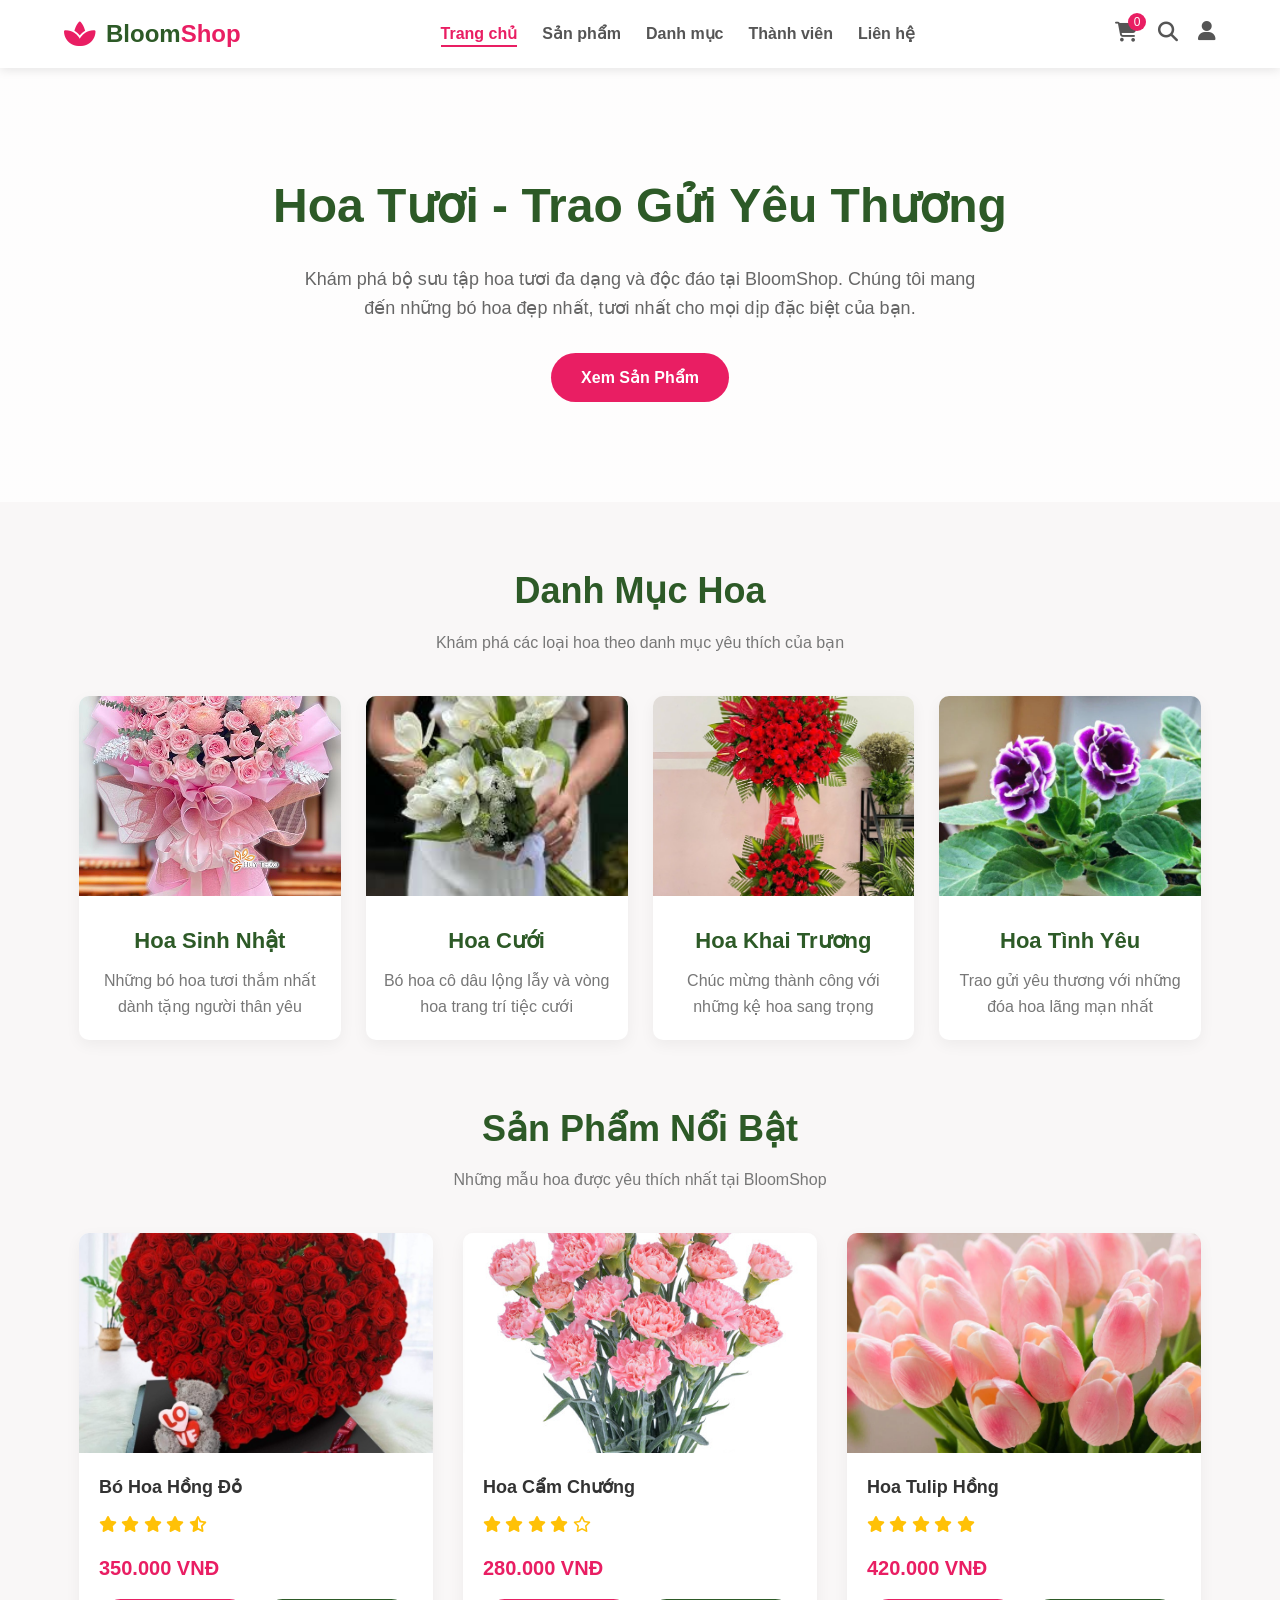
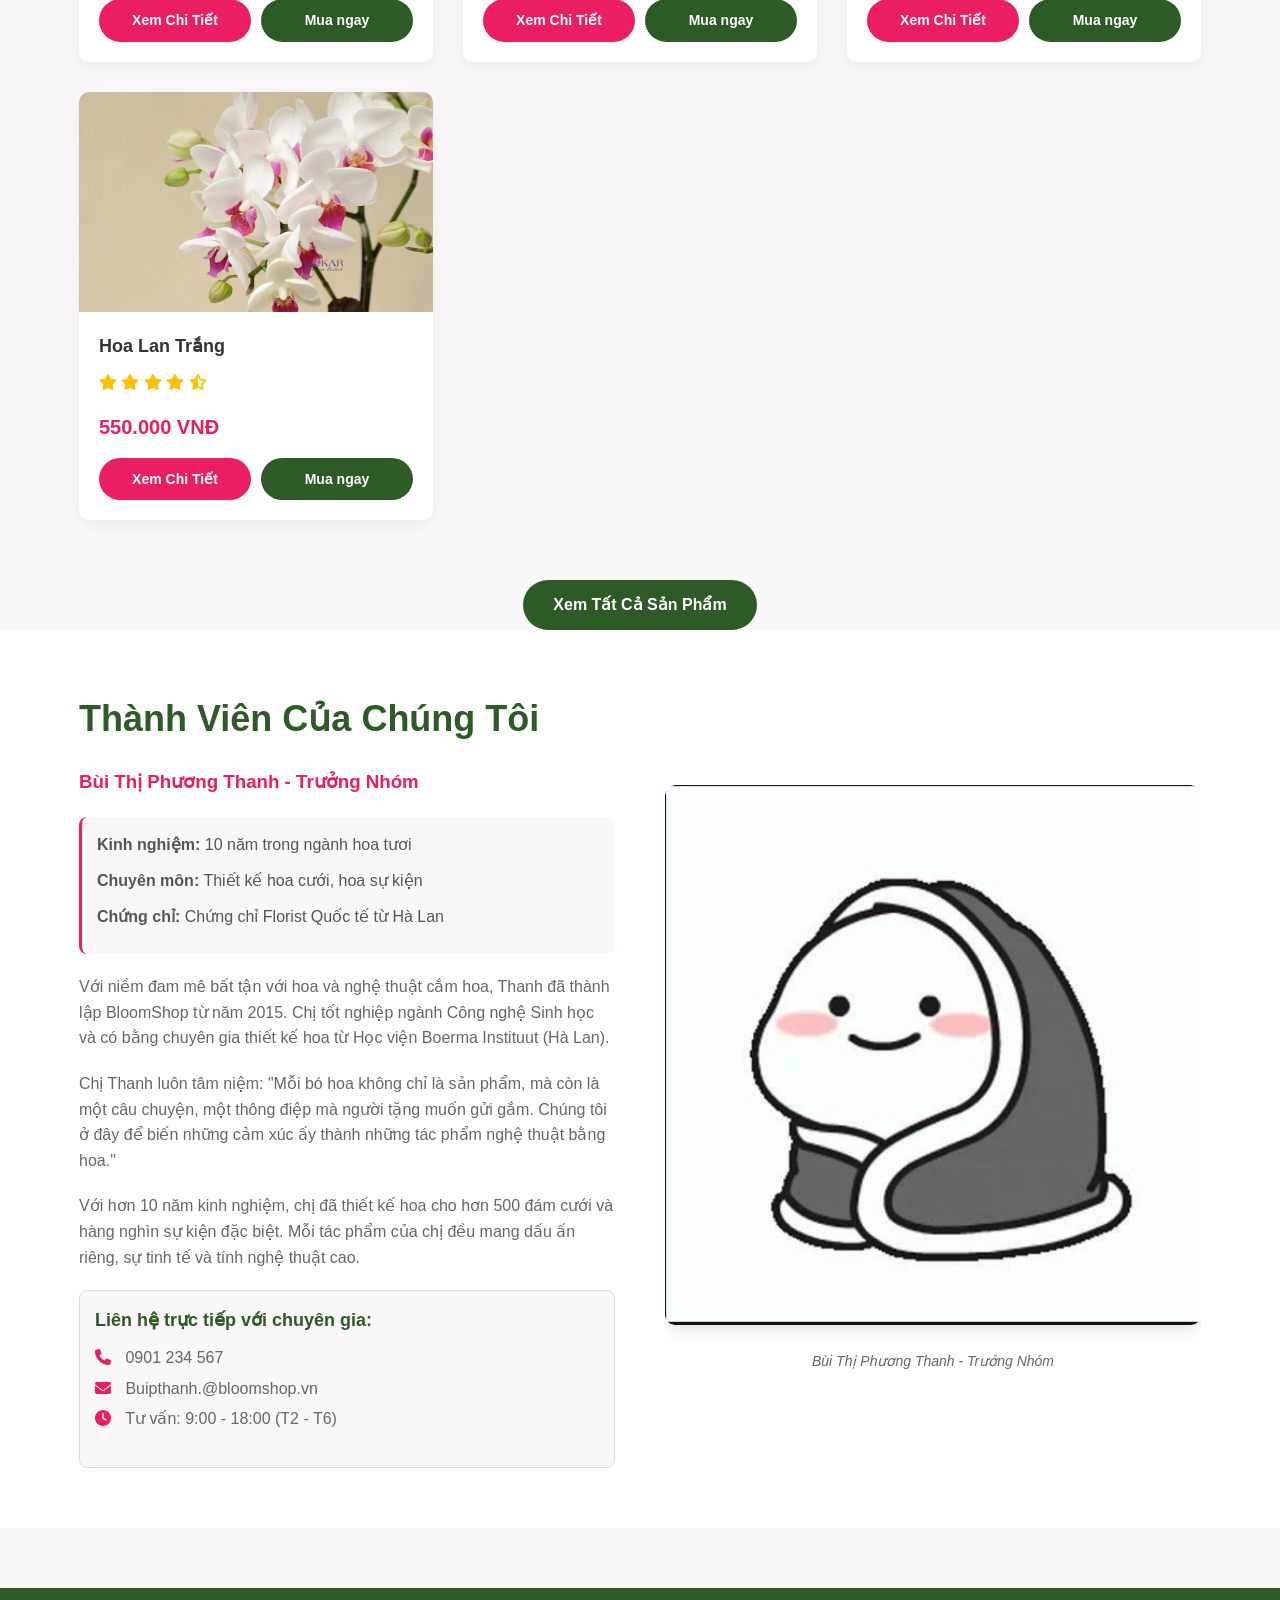
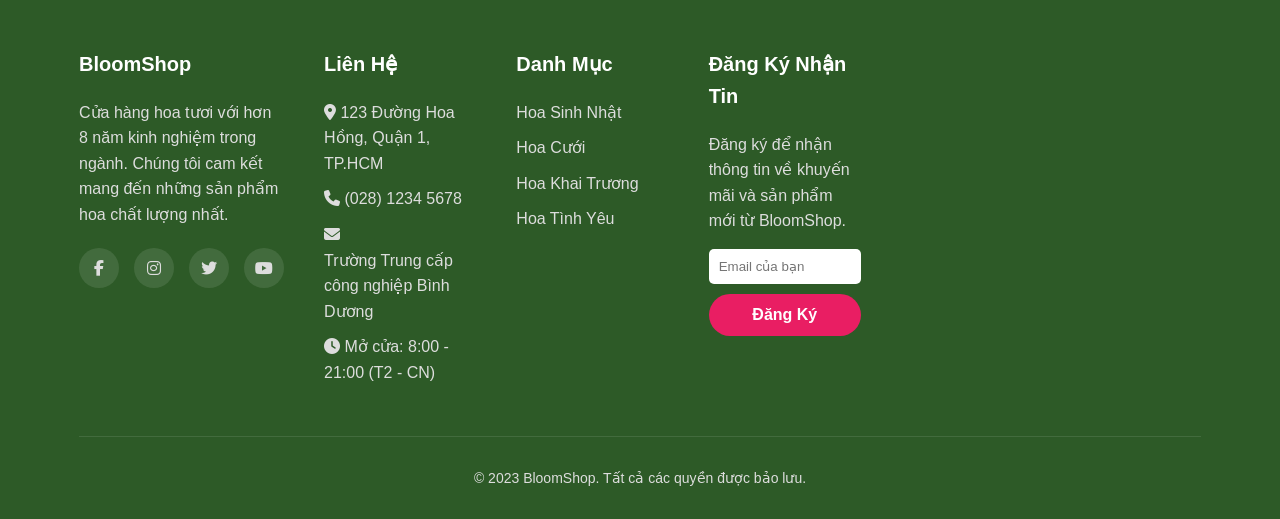
<file: index.html>
<!DOCTYPE html>
<html lang="vi">
<head>
    <meta charset="UTF-8">
    <meta name="viewport" content="width=device-width, initial-scale=1.0">
    <title>BloomShop - Cửa Hàng Hoa Tươi</title>
    <link rel="stylesheet" href="https://cdnjs.cloudflare.com/ajax/libs/font-awesome/6.4.0/css/all.min.css">
    <link rel="stylesheet" href="style.css">
</head>
<body>
    <!-- Header -->
    <header>
        <div class="container header-container">
            <div class="logo">
                <a href="index.html" style="text-decoration: none; color: inherit; display: flex; align-items: center; gap: 10px;">
                    <i class="fas fa-spa"></i>
                    <h1>Bloom<span>Shop</span></h1>
                </a>
            </div>
            
            <nav>
                <ul>
                    <li><a href="index.html" class="active">Trang chủ</a></li>
                    <li><a href="products.html">Sản phẩm</a></li>
                    <li><a href="#categories">Danh mục</a></li>
                    <li><a href="#team-member">Thành viên</a></li>
                    <li><a href="#contact">Liên hệ</a></li>
                </ul>
            </nav>
            
            <div class="header-icons">
                <div class="cart-icon" id="cartIcon">
                    <i class="fas fa-shopping-cart"></i>
                    <span class="cart-count" id="cartCount">0</span>
                </div>
                <!-- Thay icon search bằng liên kết đến trang sản phẩm -->
                <a href="products.html" style="color: inherit; text-decoration: none;">
                    <i class="fas fa-search"></i>
                </a>
                <i class="fas fa-user"></i>
            </div>
        </div>
    </header>

    <!-- Hero Section -->
    <section class="hero" id="home">
        <div class="container">
            <h2>Hoa Tươi - Trao Gửi Yêu Thương</h2>
            <p>Khám phá bộ sưu tập hoa tươi đa dạng và độc đáo tại BloomShop. Chúng tôi mang đến những bó hoa đẹp nhất, tươi nhất cho mọi dịp đặc biệt của bạn.</p>
            <a href="products.html" class="btn">Xem Sản Phẩm</a>
        </div>
    </section>

    <!-- Danh mục sản phẩm -->
    <section class="categories-section" id="categories">
        <div class="container">
            <div class="section-title">
                <h2>Danh Mục Hoa</h2>
                <p>Khám phá các loại hoa theo danh mục yêu thích của bạn</p>
            </div>
            
            <div class="categories">
                <div class="category-card">
                    <img src="img/sn1.jpg" alt="Hoa sinh nhật">
                    <h3>Hoa Sinh Nhật</h3>
                    <p>Những bó hoa tươi thắm nhất dành tặng người thân yêu</p>
                </div>
                
                <div class="category-card">
                    <img src="img/cuoi1.jpg" alt="Hoa cưới">
                    <h3>Hoa Cưới</h3>
                    <p>Bó hoa cô dâu lộng lẫy và vòng hoa trang trí tiệc cưới</p>
                </div>
                
                <div class="category-card">
                    <img src="img/kt1.jpg" alt="Hoa khai trương">
                    <h3>Hoa Khai Trương</h3>
                    <p>Chúc mừng thành công với những kệ hoa sang trọng</p>
                </div>
                
                <div class="category-card">
                    <img src="img/ty1.jpg" alt="Hoa tình yêu">
                    <h3>Hoa Tình Yêu</h3>
                    <p>Trao gửi yêu thương với những đóa hoa lãng mạn nhất</p>
                </div>
            </div>
        </div>
    </section>

    <!-- Sản phẩm nổi bật -->
    <section class="products-section" id="products">
        <div class="container">
            <div class="section-title">
                <h2>Sản Phẩm Nổi Bật</h2>
                <p>Những mẫu hoa được yêu thích nhất tại BloomShop</p>
            </div>
            
            <div class="products">
                <!-- Sản phẩm 1 -->
<div class="product-card">
    <div class="product-img">
        <img src="img/hh1.jpg" alt="Bó hoa hồng đỏ">
    </div>
    <div class="product-info">
        <h3>Bó Hoa Hồng Đỏ</h3>
        <div class="product-rating">
            <i class="fas fa-star"></i>
            <i class="fas fa-star"></i>
            <i class="fas fa-star"></i>
            <i class="fas fa-star"></i>
            <i class="fas fa-star-half-alt"></i>
        </div>
        <p class="product-price">350.000 VNĐ</p>
        <div class="product-buttons">
            <a href="product-detail.html?id=1" class="btn">Xem Chi Tiết</a>
            <button class="btn buy-now-btn" data-id="1" data-name="Bó Hoa Hồng Đỏ" data-price="350000">Mua ngay</button>
        </div>
    </div>
</div>
                
                <!-- Sản phẩm 2 -->
                <div class="product-card">
                    <div class="product-img">
                        <img src="img/cch1.jpg" alt="Hoa cẩm chướng">
                    </div>
                    <div class="product-info">
                        <h3>Hoa Cẩm Chướng</h3>
                        <div class="product-rating">
                            <i class="fas fa-star"></i>
                            <i class="fas fa-star"></i>
                            <i class="fas fa-star"></i>
                            <i class="fas fa-star"></i>
                            <i class="far fa-star"></i>
                        </div>
                        <p class="product-price">280.000 VNĐ</p>
                        <div class="product-buttons">
                        <a href="product-detail.html?id=2" class="btn">Xem Chi Tiết</a>
                        <button class="btn buy-now-btn" data-id="2" data-name="Hoa Cẩm Chướng" data-price="280000">Mua ngay</button>
                        </div>
                    </div>
                </div>
                
                <!-- Sản phẩm 3 -->
                <div class="product-card">
                    <div class="product-img">
                        <img src="img/tulip1.jpg" alt="Hoa tulip">
                    </div>
                    <div class="product-info">
                        <h3>Hoa Tulip Hồng</h3>
                        <div class="product-rating">
                            <i class="fas fa-star"></i>
                            <i class="fas fa-star"></i>
                            <i class="fas fa-star"></i>
                            <i class="fas fa-star"></i>
                            <i class="fas fa-star"></i>
                        </div>
                        <p class="product-price">420.000 VNĐ</p>
                        <div class="product-buttons">
                        <a href="product-detail.html?id=3" class="btn">Xem Chi Tiết</a>
                        <button class="btn buy-now-btn" data-id="3" data-name="Hoa Tulip Hồng" data-price="420000">Mua ngay</button>
                        </div>
                    </div>
                </div>
                
                <!-- Sản phẩm 4 -->
                <div class="product-card">
                    <div class="product-img">
                        <img src="img/lan1.jpg" alt="Hoa lan">
                    </div>
                    <div class="product-info">
                        <h3>Hoa Lan Trắng</h3>
                        <div class="product-rating">
                            <i class="fas fa-star"></i>
                            <i class="fas fa-star"></i>
                            <i class="fas fa-star"></i>
                            <i class="fas fa-star"></i>
                            <i class="fas fa-star-half-alt"></i>
                        </div>
                        <p class="product-price">550.000 VNĐ</p>
                        <div class="product-buttons">
                        <a href="product-detail.html?id=4" class="btn">Xem Chi Tiết</a>
                        <button class="btn buy-now-btn" data-id="4" data-name="Hoa Lan Trắng" data-price="550000">Mua ngay</button>
                        </div>
                    </div>
                </div>
            </div>
            
            <div style="text-align: center; margin-top: 40px;">
                <a href="products.html" class="btn" style="background-color: #2d5a27;">Xem Tất Cả Sản Phẩm</a>
            </div>
        </div>
    </section>

    <!-- Thành viên (thay thế phần Giới thiệu) -->
    <section class="about" id="team-member">
        <div class="container">
            <div class="about-content">
                <div class="about-text">
                    <h2>Thành Viên Của Chúng Tôi</h2>
                    <h3 style="color: #e91e63; margin-bottom: 15px;">Bùi Thị Phương Thanh - Trưởng Nhóm</h3>
                    
                    <div class="member-info" style="margin-bottom: 20px; padding-left: 15px; border-left: 3px solid #e91e63;">
                        <p style="margin-bottom: 10px;"><strong>Kinh nghiệm:</strong> 10 năm trong ngành hoa tươi</p>
                        <p style="margin-bottom: 10px;"><strong>Chuyên môn:</strong> Thiết kế hoa cưới, hoa sự kiện</p>
                        <p style="margin-bottom: 10px;"><strong>Chứng chỉ:</strong> Chứng chỉ Florist Quốc tế từ Hà Lan</p>
                    </div>
                    
                    <p>Với niềm đam mê bất tận với hoa và nghệ thuật cắm hoa, Thanh đã thành lập BloomShop từ năm 2015. Chị tốt nghiệp ngành Công nghệ Sinh học và có bằng chuyên gia thiết kế hoa từ Học viện Boerma Instituut (Hà Lan).</p>
                    <p>Chị Thanh luôn tâm niệm: "Mỗi bó hoa không chỉ là sản phẩm, mà còn là một câu chuyện, một thông điệp mà người tặng muốn gửi gắm. Chúng tôi ở đây để biến những cảm xúc ấy thành những tác phẩm nghệ thuật bằng hoa."</p>
                    <p>Với hơn 10 năm kinh nghiệm, chị đã thiết kế hoa cho hơn 500 đám cưới và hàng nghìn sự kiện đặc biệt. Mỗi tác phẩm của chị đều mang dấu ấn riêng, sự tinh tế và tính nghệ thuật cao.</p>
                    
                    <div class="member-contact" style="background-color: #f9f7f7; padding: 15px; border-radius: 8px; margin-top: 20px;">
                        <h4 style="color: #2d5a27; margin-bottom: 10px;">Liên hệ trực tiếp với chuyên gia:</h4>
                        <p style="margin-bottom: 5px;"><i class="fas fa-phone" style="color: #e91e63; margin-right: 10px;"></i> 0901 234 567</p>
                        <p style="margin-bottom: 5px;"><i class="fas fa-envelope" style="color: #e91e63; margin-right: 10px;"></i> Buipthanh.@bloomshop.vn</p>
                        <p><i class="fas fa-clock" style="color: #e91e63; margin-right: 10px;"></i> Tư vấn: 9:00 - 18:00 (T2 - T6)</p>
                    </div>
                </div>
                <div class="about-image">
                    <img src="img/anhtv.jpg" alt="Bùi Thị Phương Thanh">
                    <div style="text-align: center; margin-top: 15px; font-style: italic; color: #666;">
                        Bùi Thị Phương Thanh - Trưởng Nhóm
                    </div>
                </div>
            </div>
        </div>
    </section>

    <!-- Footer -->
    <footer id="contact">
        <div class="container">
            <div class="footer-content">
                <div class="footer-column">
                    <h3>BloomShop</h3>
                    <p>Cửa hàng hoa tươi với hơn 8 năm kinh nghiệm trong ngành. Chúng tôi cam kết mang đến những sản phẩm hoa chất lượng nhất.</p>
                    <div class="social-icons">
                        <a href="#"><i class="fab fa-facebook-f"></i></a>
                        <a href="#"><i class="fab fa-instagram"></i></a>
                        <a href="#"><i class="fab fa-twitter"></i></a>
                        <a href="#"><i class="fab fa-youtube"></i></a>
                    </div>
                </div>
                
                <div class="footer-column">
                    <h3>Liên Hệ</h3>
                    <p><i class="fas fa-map-marker-alt"></i> 123 Đường Hoa Hồng, Quận 1, TP.HCM</p>
                    <p><i class="fas fa-phone"></i> (028) 1234 5678</p>
                    <p><i class="fas fa-envelope"></i><a href="https://www.facebook.com/bdi.edu.vn" target="_blank">Trường Trung cấp công nghiệp Bình Dương</a></p>
                    <p><i class="fas fa-clock"></i> Mở cửa: 8:00 - 21:00 (T2 - CN)</p>
                </div>
                
                <div class="footer-column">
                    <h3>Danh Mục</h3>
                    <a href="#categories">Hoa Sinh Nhật</a>
                    <a href="#categories">Hoa Cưới</a>
                    <a href="#categories">Hoa Khai Trương</a>
                    <a href="#categories">Hoa Tình Yêu</a>
                </div>
                
                <div class="footer-column">
                    <h3>Đăng Ký Nhận Tin</h3>
                    <p>Đăng ký để nhận thông tin về khuyến mãi và sản phẩm mới từ BloomShop.</p>
                    <div style="margin-top: 15px;">
                        <input type="email" placeholder="Email của bạn" style="padding: 10px; width: 100%; border-radius: 5px; border: none; margin-bottom: 10px;">
                        <button class="btn" style="width: 100%;">Đăng Ký</button>
                    </div>
                </div>
                <iframe src="https://www.google.com/maps/embed?pb=!1m18!1m12!1m3!1d3917.8312632695925!2d106.73750307586951!3d10.900425156892586!2m3!1f0!2f0!3f0!3m2!1i1024!2i768!4f13.1!3m3!1m2!1s0x3174d83c1116183d%3A0xfa754495eeb43247!2zVHLGsOG7nW5nIFRydW5nIEPhuqVwIEPDtG5nIE5naGnhu4dwIELDrG5oIETGsMahbmc!5e0!3m2!1svi!2s!4v1769347072500!5m2!1svi!2s" width="300" height="150" style="border:0;" allowfullscreen="" loading="lazy" referrerpolicy="no-referrer-when-downgrade"></iframe>
            </div>
            
            <div class="copyright">
                <p>&copy; 2023 BloomShop. Tất cả các quyền được bảo lưu.</p>
            </div>
        </div>
    </footer>

    <!-- Modal giỏ hàng -->
    <div class="cart-modal" id="cartModal">
        <div class="cart-content">
            <div class="cart-header">
                <h2>Giỏ Hàng Của Bạn</h2>
                <span class="close-cart" id="closeCart">&times;</span>
            </div>
            
            <div class="cart-items" id="cartItems">
                <!-- Các sản phẩm trong giỏ hàng sẽ được thêm vào đây -->
                <div class="cart-empty" id="cartEmpty">
                    <i class="fas fa-shopping-cart"></i>
                    <p>Giỏ hàng của bạn đang trống</p>
                </div>
            </div>
            
            <div class="cart-total" id="cartTotal" style="display: none;">
                <span>Tổng tiền:</span>
                <span id="totalAmount">0 VNĐ</span>
            </div>
            
            <button class="btn" id="checkoutBtn" style="width: 100%; display: none;">Thanh Toán</button>
        </div>
    </div>
    <div class="auth-modal" id="authModal">
    <div class="auth-content">
        <div class="auth-header">
            <h2 id="authTitle">Đăng Nhập</h2>
            <span class="close-auth" id="closeAuth">&times;</span>
        </div>
        
        <div class="auth-tabs">
            <button class="auth-tab active" id="loginTab">Đăng Nhập</button>
            <button class="auth-tab" id="registerTab">Đăng Ký</button>
        </div>
        
        <!-- Form đăng nhập -->
        <form id="loginForm" class="auth-form active">
            <div class="form-group">
                <label for="loginEmail">Email</label>
                <input type="email" id="loginEmail" placeholder="Nhập email của bạn" required>
            </div>
            
            <div class="form-group">
                <label for="loginPassword">Mật khẩu</label>
                <input type="password" id="loginPassword" placeholder="Nhập mật khẩu" required>
                <div class="password-toggle">
                    <i class="fas fa-eye" id="toggleLoginPassword"></i>
                </div>
            </div>
            
            <div class="form-options">
                <label class="remember-me">
                    <input type="checkbox" id="rememberMe">
                    <span>Ghi nhớ đăng nhập</span>
                </label>
                <a href="#" class="forgot-password">Quên mật khẩu?</a>
            </div>
            
            <button type="submit" class="btn auth-btn">Đăng Nhập</button>
            
            <div class="auth-divider">
                <span>Hoặc đăng nhập với</span>
            </div>
            
            <div class="social-login">
                <button type="button" class="social-btn facebook">
                    <i class="fab fa-facebook-f"></i> Facebook
                </button>
                <button type="button" class="social-btn google">
                    <i class="fab fa-google"></i> Google
                </button>
            </div>
        </form>
        
        <!-- Form đăng ký -->
        <form id="registerForm" class="auth-form">
            <div class="form-group">
                <label for="registerName">Họ và tên</label>
                <input type="text" id="registerName" placeholder="Nhập họ và tên" required>
            </div>
            <div class="form-group">
                <label for="registerUsername">Tên đăng nhập</label>
                <input type="text" id="registerUsername" placeholder="Chọn tên đăng nhập (3-20 ký tự)" required>
            </div>
            <div class="form-group">
                <label for="registerEmail">Email</label>
                <input type="email" id="registerEmail" placeholder="Nhập email của bạn" required>
            </div>
            
            <div class="form-group">
                <label for="registerPhone">Số điện thoại</label>
                <input type="tel" id="registerPhone" placeholder="Nhập số điện thoại" required>
            </div>
            
            <div class="form-group">
                <label for="registerPassword">Mật khẩu</label>
                <input type="password" id="registerPassword" placeholder="Nhập mật khẩu (ít nhất 6 ký tự)" required>
                <div class="password-toggle">
                    <i class="fas fa-eye" id="toggleRegisterPassword"></i>
                </div>
            </div>
            
            <div class="form-group">
                <label for="confirmPassword">Xác nhận mật khẩu</label>
                <input type="password" id="confirmPassword" placeholder="Nhập lại mật khẩu" required>
                <div class="password-toggle">
                    <i class="fas fa-eye" id="toggleConfirmPassword"></i>
                </div>
            </div>
            
            <div class="form-options">
                <label class="terms-check">
                    <input type="checkbox" id="acceptTerms" required>
                    <span>Tôi đồng ý với <a href="#">điều khoản dịch vụ</a> và <a href="#">chính sách bảo mật</a></span>
                </label>
            </div>
            
            <button type="submit" class="btn auth-btn">Đăng Ký</button>
        </form>
    </div>
</div>

<!-- Modal thông báo -->
<div class="notification-modal" id="notificationModal">
    <div class="notification-content">
        <div class="notification-icon">
            <i class="fas fa-check-circle" id="notificationIcon"></i>
        </div>
        <h3 id="notificationTitle">Thành công</h3>
        <p id="notificationMessage">Đăng nhập thành công!</p>
        <button class="btn" id="notificationClose">OK</button>
    </div>
</div>

    <script src="script.js"></script>
    <script src="auth.js"></script>
</body>
</html>
</file>
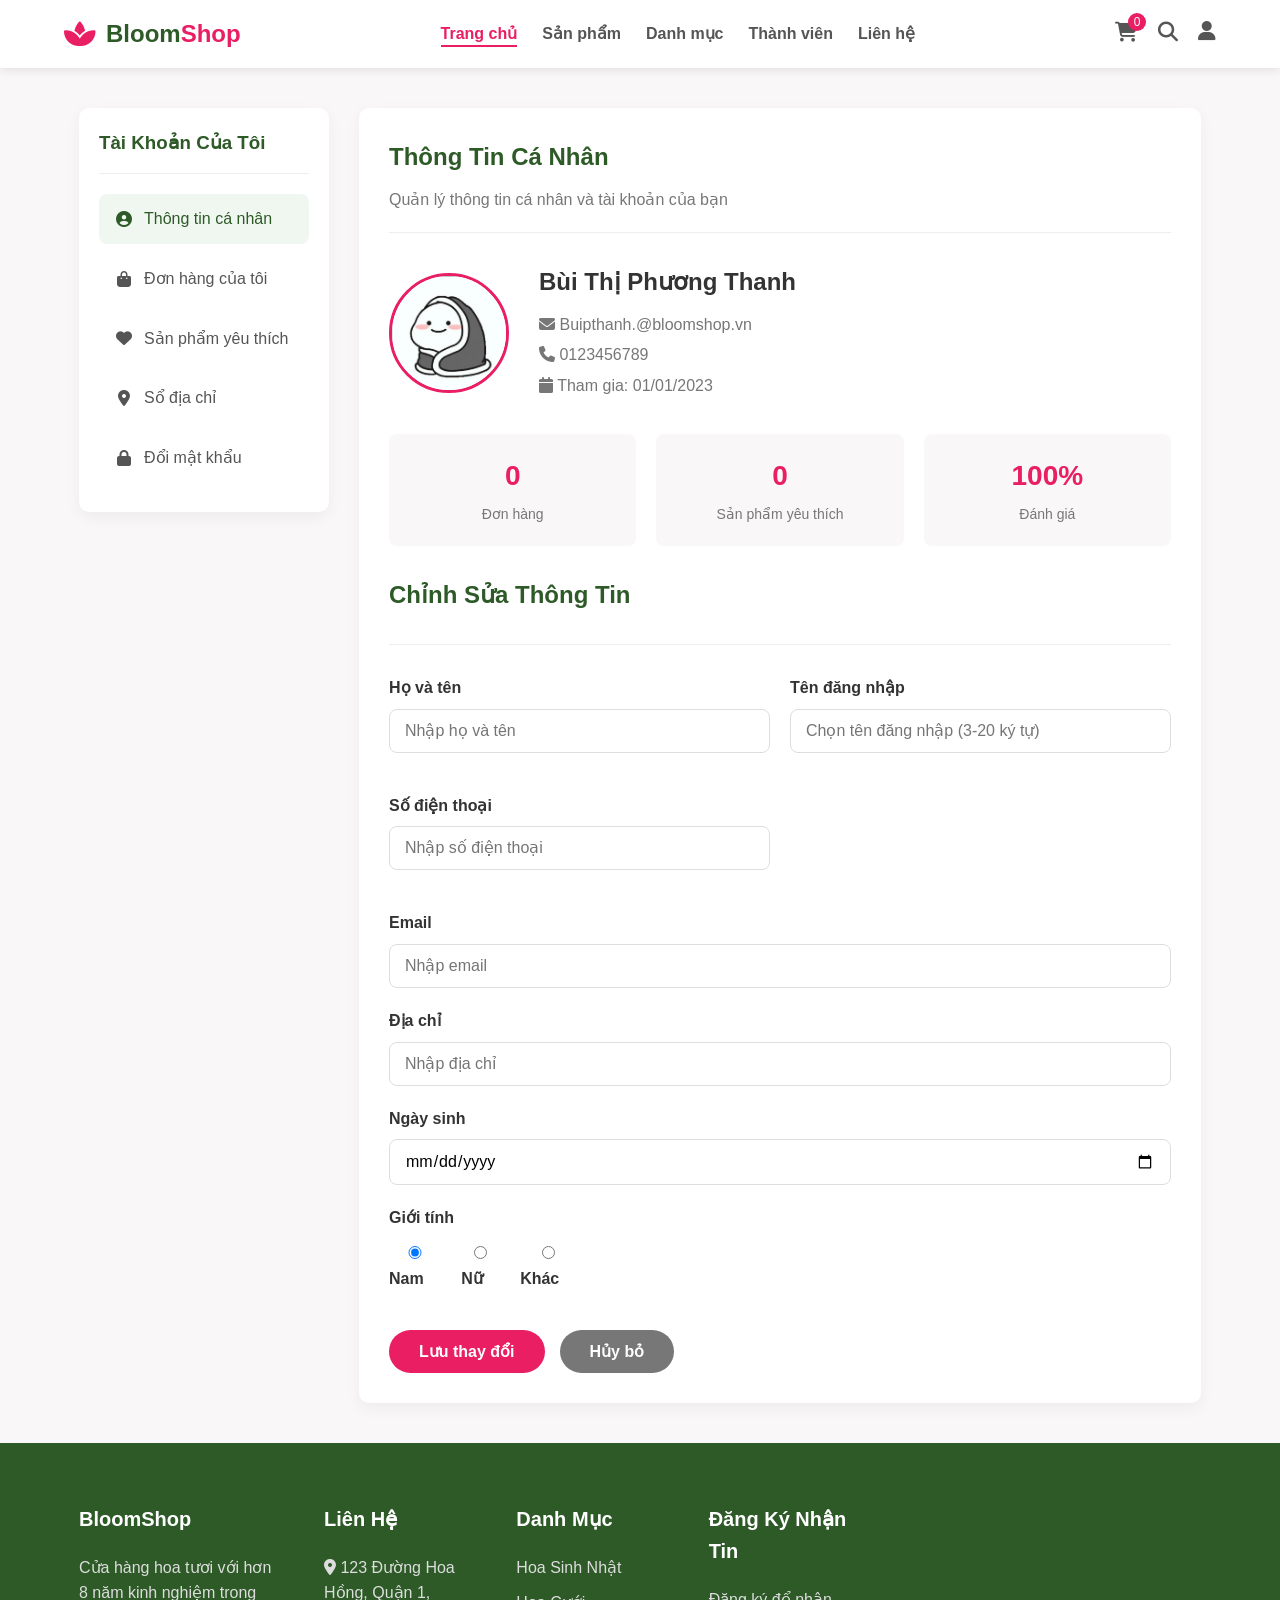
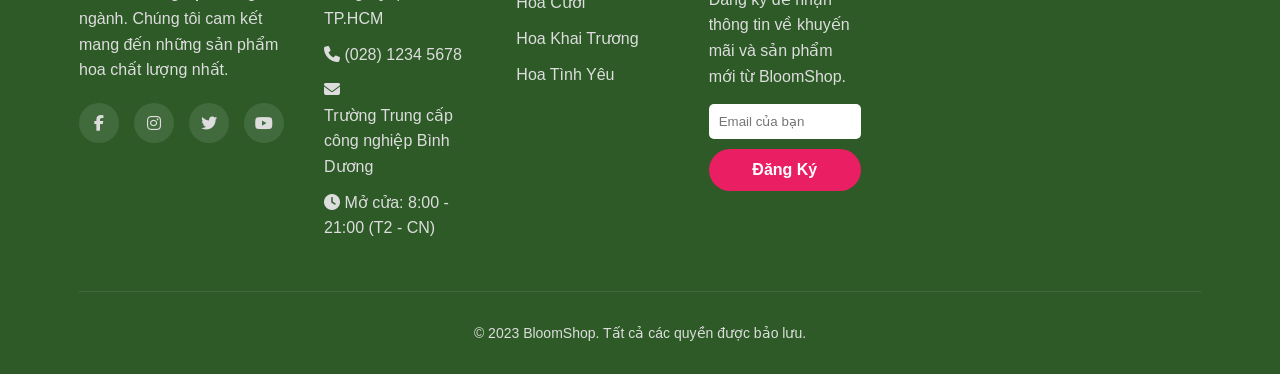
<file: account.html>
<!DOCTYPE html>
<html lang="vi">
<head>
    <meta charset="UTF-8">
    <meta name="viewport" content="width=device-width, initial-scale=1.0">
    <title>Thông Tin Tài Khoản - BloomShop</title>
    <link rel="stylesheet" href="https://cdnjs.cloudflare.com/ajax/libs/font-awesome/6.4.0/css/all.min.css">
    <link rel="stylesheet" href="style.css">
    <style>
        /* Thêm style cho trang tài khoản */
        .account-page {
            padding: 40px 0;
            min-height: 70vh;
        }
        
        .account-container {
            display: grid;
            grid-template-columns: 250px 1fr;
            gap: 30px;
        }
        
        .account-sidebar {
            background-color: white;
            border-radius: 10px;
            padding: 20px;
            box-shadow: 0 5px 15px rgba(0, 0, 0, 0.05);
            height: fit-content;
        }
        
        .account-sidebar h3 {
            color: #2d5a27;
            margin-bottom: 20px;
            padding-bottom: 15px;
            border-bottom: 1px solid #eee;
        }
        
        .account-menu {
            list-style: none;
        }
        
        .account-menu li {
            margin-bottom: 10px;
        }
        
        .account-menu a {
            display: flex;
            align-items: center;
            gap: 10px;
            padding: 12px 15px;
            color: #555;
            text-decoration: none;
            border-radius: 8px;
            transition: all 0.3s;
        }
        
        .account-menu a:hover, .account-menu a.active {
            background-color: #f0f7f0;
            color: #2d5a27;
        }
        
        .account-menu i {
            width: 20px;
            text-align: center;
        }
        
        .account-content {
            background-color: white;
            border-radius: 10px;
            padding: 30px;
            box-shadow: 0 5px 15px rgba(0, 0, 0, 0.05);
        }
        
        .account-section {
            display: none;
        }
        
        .account-section.active {
            display: block;
        }
        
        .account-header {
            margin-bottom: 30px;
            padding-bottom: 20px;
            border-bottom: 1px solid #eee;
        }
        
        .account-header h2 {
            color: #2d5a27;
            margin-bottom: 10px;
        }
        
        .account-header p {
            color: #777;
        }
        
        /* Profile info */
        .profile-info {
            display: flex;
            align-items: center;
            gap: 30px;
            margin-bottom: 30px;
        }
        
        .profile-avatar {
            width: 120px;
            height: 120px;
            border-radius: 50%;
            overflow: hidden;
            border: 3px solid #e91e63;
        }
        
        .profile-avatar img {
            width: 100%;
            height: 100%;
            object-fit: cover;
        }
        
        .profile-details h3 {
            font-size: 24px;
            color: #333;
            margin-bottom: 10px;
        }
        
        .profile-details p {
            color: #777;
            margin-bottom: 5px;
        }
        
        .profile-stats {
            display: grid;
            grid-template-columns: repeat(auto-fit, minmax(150px, 1fr));
            gap: 20px;
            margin-bottom: 30px;
        }
        
        .stat-card {
            background-color: #f9f7f7;
            padding: 20px;
            border-radius: 8px;
            text-align: center;
        }
        
        .stat-number {
            font-size: 28px;
            font-weight: 700;
            color: #e91e63;
            margin-bottom: 5px;
        }
        
        .stat-label {
            color: #777;
            font-size: 14px;
        }
        
        /* Edit form */
        .form-row {
            display: grid;
            grid-template-columns: 1fr 1fr;
            gap: 20px;
            margin-bottom: 20px;
        }
        
        @media (max-width: 768px) {
            .form-row {
                grid-template-columns: 1fr;
            }
        }
        
        .form-group {
            margin-bottom: 20px;
        }
        
        .form-group label {
            display: block;
            margin-bottom: 8px;
            font-weight: 600;
            color: #333;
        }
        
        .form-group input, .form-group select, .form-group textarea {
            width: 100%;
            padding: 12px 15px;
            border: 1px solid #ddd;
            border-radius: 8px;
            font-size: 16px;
            transition: border-color 0.3s;
        }
        
        .form-group input:focus, .form-group select:focus, .form-group textarea:focus {
            outline: none;
            border-color: #2d5a27;
        }
        
        .form-actions {
            display: flex;
            gap: 15px;
            margin-top: 30px;
        }
        
        /* Orders table */
        .orders-table {
            width: 100%;
            border-collapse: collapse;
        }
        
        .orders-table th, .orders-table td {
            padding: 15px;
            text-align: left;
            border-bottom: 1px solid #eee;
        }
        
        .orders-table th {
            background-color: #f9f7f7;
            font-weight: 600;
            color: #333;
        }
        
        .orders-table tr:hover {
            background-color: #f9f9f9;
        }
        
        .order-status {
            padding: 5px 10px;
            border-radius: 20px;
            font-size: 12px;
            font-weight: 600;
            display: inline-block;
        }
        
        .status-delivered {
            background-color: #e7f7e7;
            color: #2d5a27;
        }
        
        .status-pending {
            background-color: #fff4e5;
            color: #e68a00;
        }
        
        .status-cancelled {
            background-color: #ffe5e5;
            color: #e60000;
        }
        
        /* Wishlist */
        .wishlist-grid {
            display: grid;
            grid-template-columns: repeat(auto-fill, minmax(200px, 1fr));
            gap: 20px;
        }
        
        .wishlist-item {
            background-color: #f9f7f7;
            border-radius: 8px;
            overflow: hidden;
            position: relative;
        }
        
        .wishlist-item-img {
            height: 150px;
            overflow: hidden;
        }
        
        .wishlist-item-img img {
            width: 100%;
            height: 100%;
            object-fit: cover;
        }
        
        .wishlist-item-info {
            padding: 15px;
        }
        
        .wishlist-item-name {
            font-weight: 600;
            margin-bottom: 10px;
            color: #333;
        }
        
        .wishlist-item-price {
            color: #e91e63;
            font-weight: 600;
            margin-bottom: 10px;
        }
        
        .remove-wishlist {
            position: absolute;
            top: 10px;
            right: 10px;
            background-color: white;
            width: 30px;
            height: 30px;
            border-radius: 50%;
            display: flex;
            align-items: center;
            justify-content: center;
            cursor: pointer;
            color: #e91e63;
            box-shadow: 0 2px 5px rgba(0,0,0,0.2);
        }
        
        /* Address book */
        .address-grid {
            display: grid;
            grid-template-columns: repeat(auto-fill, minmax(300px, 1fr));
            gap: 20px;
        }
        
        .address-card {
            background-color: #f9f7f7;
            border-radius: 8px;
            padding: 20px;
            position: relative;
        }
        
        .address-card.default {
            border: 2px solid #2d5a27;
        }
        
        .address-type {
            display: inline-block;
            background-color: #2d5a27;
            color: white;
            padding: 3px 10px;
            border-radius: 3px;
            font-size: 12px;
            margin-bottom: 15px;
        }
        
        .address-actions {
            display: flex;
            gap: 10px;
            margin-top: 15px;
        }
        
        .btn-edit {
            background-color: #4CAF50;
        }
        
        .btn-delete {
            background-color: #f44336;
        }
        
        @media (max-width: 992px) {
            .account-container {
                grid-template-columns: 1fr;
            }
            
            .account-sidebar {
                order: 2;
            }
            
            .account-content {
                order: 1;
            }
        }
    </style>
</head>
<body>
    <!-- Header -->
    <header>
        <div class="container header-container">
            <div class="logo">
                <a href="index.html" style="text-decoration: none; color: inherit; display: flex; align-items: center; gap: 10px;">
                    <i class="fas fa-spa"></i>
                    <h1>Bloom<span>Shop</span></h1>
                </a>
            </div>
            
            <nav>
                <ul>
                    <li><a href="index.html">Trang chủ</a></li>
                    <li><a href="products.html">Sản phẩm</a></li>
                    <li><a href="index.html#categories">Danh mục</a></li>
                    <li><a href="index.html#team-member">Thành viên</a></li>
                    <li><a href="index.html#contact">Liên hệ</a></li>
                </ul>
            </nav>
            
            <div class="header-icons">
                <div class="cart-icon" id="cartIcon">
                    <i class="fas fa-shopping-cart"></i>
                    <span class="cart-count" id="cartCount">0</span>
                </div>
                <a href="products.html" style="color: inherit; text-decoration: none;"><i class="fas fa-search"></i></a>
                <i class="fas fa-user" id="userIcon"></i>
            </div>
        </div>
    </header>

    <!-- Trang tài khoản -->
    <section class="account-page">
        <div class="container">
            <div class="account-container">
                <!-- Sidebar menu -->
                <div class="account-sidebar">
                    <h3>Tài Khoản Của Tôi</h3>
                    <ul class="account-menu">
                        <li><a href="#" class="account-menu-item active" data-section="profile">
                            <i class="fas fa-user-circle"></i> Thông tin cá nhân
                        </a></li>
                        <li><a href="#" class="account-menu-item" data-section="orders">
                            <i class="fas fa-shopping-bag"></i> Đơn hàng của tôi
                        </a></li>
                        <li><a href="#" class="account-menu-item" data-section="wishlist">
                            <i class="fas fa-heart"></i> Sản phẩm yêu thích
                        </a></li>
                        <li><a href="#" class="account-menu-item" data-section="addresses">
                            <i class="fas fa-map-marker-alt"></i> Sổ địa chỉ
                        </a></li>
                        <li><a href="#" class="account-menu-item" data-section="password">
                            <i class="fas fa-lock"></i> Đổi mật khẩu
                        </a></li>
                    </ul>
                </div>
                
                <!-- Nội dung chính -->
                <div class="account-content">
                    <!-- Thông tin cá nhân -->
                    <div class="account-section active" id="profile-section">
                        <div class="account-header">
                            <h2>Thông Tin Cá Nhân</h2>
                            <p>Quản lý thông tin cá nhân và tài khoản của bạn</p>
                        </div>
                        
                        <div class="profile-info">
                            <div class="profile-avatar">
                                <img src="img/anhtv.jpg" alt="Avatar" id="userAvatar">
                            </div>
                            <div class="profile-details">
                                <h3 id="userFullName">Bùi Thị Phương Thanh</h3>
                                <p><i class="fas fa-envelope"></i> <span id="userEmail">Buipthanh.@bloomshop.vn</span></p>
                                <p><i class="fas fa-phone"></i> <span id="userPhone">0123456789</span></p>
                                <p><i class="fas fa-calendar"></i> Tham gia: <span id="userJoinDate">01/01/2023</span></p>
                            </div>
                        </div>
                        
                        <div class="profile-stats">
                            <div class="stat-card">
                                <div class="stat-number" id="orderCount">0</div>
                                <div class="stat-label">Đơn hàng</div>
                            </div>
                            <div class="stat-card">
                                <div class="stat-number" id="wishlistCount">0</div>
                                <div class="stat-label">Sản phẩm yêu thích</div>
                            </div>
                            <div class="stat-card">
                                <div class="stat-number">100%</div>
                                <div class="stat-label">Đánh giá</div>
                            </div>
                        </div>
                        
                        <div class="account-header">
                            <h2>Chỉnh Sửa Thông Tin</h2>
                        </div>
                        
                        <form id="editProfileForm">
                            <div class="form-row">
                                <div class="form-group">
                                    <label for="editName">Họ và tên</label>
                                    <input type="text" id="editName" placeholder="Nhập họ và tên" required>
                                </div>
                                <div class="form-group">
                                    <label for="registerUsername">Tên đăng nhập</label>
                                    <input type="text" id="registerUsername" placeholder="Chọn tên đăng nhập (3-20 ký tự)" required>
                                </div>
                                <div class="form-group">
                                    <label for="editPhone">Số điện thoại</label>
                                    <input type="tel" id="editPhone" placeholder="Nhập số điện thoại" required>
                                </div>
                            </div>
                            
                            <div class="form-group">
                                <label for="editEmail">Email</label>
                                <input type="email" id="editEmail" placeholder="Nhập email" required>
                            </div>
                            
                            <div class="form-group">
                                <label for="editAddress">Địa chỉ</label>
                                <input type="text" id="editAddress" placeholder="Nhập địa chỉ">
                            </div>
                            
                            <div class="form-group">
                                <label for="editBirthday">Ngày sinh</label>
                                <input type="date" id="editBirthday">
                            </div>
                            
                            <div class="form-group">
                                <label>Giới tính</label>
                                <div style="display: flex; gap: 20px; margin-top: 10px;">
                                    <label>
                                        <input type="radio" name="gender" value="male" checked> Nam
                                    </label>
                                    <label>
                                        <input type="radio" name="gender" value="female"> Nữ
                                    </label>
                                    <label>
                                        <input type="radio" name="gender" value="other"> Khác
                                    </label>
                                </div>
                            </div>
                            
                            <div class="form-actions">
                                <button type="submit" class="btn">Lưu thay đổi</button>
                                <button type="button" class="btn" style="background-color: #777;">Hủy bỏ</button>
                            </div>
                        </form>
                    </div>
                    
                    <!-- Đơn hàng của tôi -->
                    <div class="account-section" id="orders-section">
                        <div class="account-header">
                            <h2>Đơn Hàng Của Tôi</h2>
                            <p>Xem lịch sử và trạng thái đơn hàng của bạn</p>
                        </div>
                        
                        <table class="orders-table">
                            <thead>
                                <tr>
                                    <th>Mã đơn hàng</th>
                                    <th>Ngày đặt</th>
                                    <th>Sản phẩm</th>
                                    <th>Tổng tiền</th>
                                    <th>Trạng thái</th>
                                    <th>Thao tác</th>
                                </tr>
                            </thead>
                            <tbody id="ordersTableBody">
                                <!-- Dữ liệu đơn hàng sẽ được thêm bằng JavaScript -->
                                <tr>
                                    <td colspan="6" style="text-align: center; padding: 40px; color: #777;">
                                        <i class="fas fa-shopping-bag" style="font-size: 50px; margin-bottom: 15px; display: block; color: #ddd;"></i>
                                        <p>Bạn chưa có đơn hàng nào</p>
                                        <a href="products.html" class="btn" style="margin-top: 15px;">Mua sắm ngay</a>
                                    </td>
                                </tr>
                            </tbody>
                        </table>
                    </div>
                    
                    <!-- Sản phẩm yêu thích -->
                    <div class="account-section" id="wishlist-section">
                        <div class="account-header">
                            <h2>Sản Phẩm Yêu Thích</h2>
                            <p>Danh sách sản phẩm bạn đã thêm vào yêu thích</p>
                        </div>
                        
                        <div class="wishlist-grid" id="wishlistGrid">
                            <!-- Sản phẩm yêu thích sẽ được thêm bằng JavaScript -->
                            <div style="text-align: center; grid-column: 1 / -1; padding: 40px; color: #777;">
                                <i class="fas fa-heart" style="font-size: 50px; margin-bottom: 15px; display: block; color: #ddd;"></i>
                                <p>Bạn chưa có sản phẩm yêu thích nào</p>
                                <a href="products.html" class="btn" style="margin-top: 15px;">Khám phá sản phẩm</a>
                            </div>
                        </div>
                    </div>
                    
                    <!-- Sổ địa chỉ -->
                    <div class="account-section" id="addresses-section">
                        <div class="account-header">
                            <h2>Sổ Địa Chỉ</h2>
                            <p>Quản lý địa chỉ giao hàng của bạn</p>
                        </div>
                        
                        <div class="address-grid" id="addressGrid">
                            <!-- Địa chỉ sẽ được thêm bằng JavaScript -->
                            <div class="address-card default">
                                <div class="address-type">Địa chỉ mặc định</div>
                                <h4>Nguyễn Văn A</h4>
                                <p>0123456789</p>
                                <p>123 Đường Hoa Hồng, Phường 1, Quận 1, TP.HCM</p>
                                <div class="address-actions">
                                    <button class="btn btn-edit" style="padding: 8px 15px; font-size: 14px;">Chỉnh sửa</button>
                                    <button class="btn btn-delete" style="padding: 8px 15px; font-size: 14px;">Xóa</button>
                                </div>
                            </div>
                            
                            <div class="address-card">
                                <div class="address-type">Địa chỉ văn phòng</div>
                                <h4>Nguyễn Văn A</h4>
                                <p>0987654321</p>
                                <p>456 Đường Lê Lợi, Quận 3, TP.HCM</p>
                                <div class="address-actions">
                                    <button class="btn btn-edit" style="padding: 8px 15px; font-size: 14px;">Chỉnh sửa</button>
                                    <button class="btn btn-delete" style="padding: 8px 15px; font-size: 14px;">Xóa</button>
                                </div>
                            </div>
                        </div>
                        
                        <button class="btn" style="margin-top: 20px;" id="addAddressBtn">
                            <i class="fas fa-plus"></i> Thêm địa chỉ mới
                        </button>
                    </div>
                    
                    <!-- Đổi mật khẩu -->
                    <div class="account-section" id="password-section">
                        <div class="account-header">
                            <h2>Đổi Mật Khẩu</h2>
                            <p>Thay đổi mật khẩu đăng nhập của bạn</p>
                        </div>
                        
                        <form id="changePasswordForm">
                            <div class="form-group">
                                <label for="currentPassword">Mật khẩu hiện tại</label>
                                <input type="password" id="currentPassword" placeholder="Nhập mật khẩu hiện tại" required>
                                <div class="password-toggle" style="position: absolute; right: 15px; top: 40px;">
                                    <i class="fas fa-eye" id="toggleCurrentPassword"></i>
                                </div>
                            </div>
                            
                            <div class="form-group">
                                <label for="newPassword">Mật khẩu mới</label>
                                <input type="password" id="newPassword" placeholder="Nhập mật khẩu mới (ít nhất 6 ký tự)" required>
                                <div class="password-toggle" style="position: absolute; right: 15px; top: 40px;">
                                    <i class="fas fa-eye" id="toggleNewPassword"></i>
                                </div>
                            </div>
                            
                            <div class="form-group">
                                <label for="confirmNewPassword">Xác nhận mật khẩu mới</label>
                                <input type="password" id="confirmNewPassword" placeholder="Nhập lại mật khẩu mới" required>
                                <div class="password-toggle" style="position: absolute; right: 15px; top: 40px;">
                                    <i class="fas fa-eye" id="toggleConfirmNewPassword"></i>
                                </div>
                            </div>
                            
                            <div class="form-actions">
                                <button type="submit" class="btn">Đổi mật khẩu</button>
                                <button type="reset" class="btn" style="background-color: #777;">Hủy bỏ</button>
                            </div>
                        </form>
                    </div>
                </div>
            </div>
        </div>
    </section>

    <!-- Footer -->
    <footer id="contact">
        <div class="container">
            <div class="footer-content">
                <div class="footer-column">
                    <h3>BloomShop</h3>
                    <p>Cửa hàng hoa tươi với hơn 8 năm kinh nghiệm trong ngành. Chúng tôi cam kết mang đến những sản phẩm hoa chất lượng nhất.</p>
                    <div class="social-icons">
                        <a href="#"><i class="fab fa-facebook-f"></i></a>
                        <a href="#"><i class="fab fa-instagram"></i></a>
                        <a href="#"><i class="fab fa-twitter"></i></a>
                        <a href="#"><i class="fab fa-youtube"></i></a>
                    </div>
                </div>
                
                <div class="footer-column">
                    <h3>Liên Hệ</h3>
                    <p><i class="fas fa-map-marker-alt"></i> 123 Đường Hoa Hồng, Quận 1, TP.HCM</p>
                    <p><i class="fas fa-phone"></i> (028) 1234 5678</p>
                    <p><i class="fas fa-envelope"></i><a href="https://www.facebook.com/bdi.edu.vn" target="_blank">Trường Trung cấp công nghiệp Bình Dương</a></p>
                    <p><i class="fas fa-clock"></i> Mở cửa: 8:00 - 21:00 (T2 - CN)</p>
                </div>
                
                <div class="footer-column">
                    <h3>Danh Mục</h3>
                    <a href="index.html#categories">Hoa Sinh Nhật</a>
                    <a href="index.html#categories">Hoa Cưới</a>
                    <a href="index.html#categories">Hoa Khai Trương</a>
                    <a href="index.html#categories">Hoa Tình Yêu</a>
                </div>
                
                <div class="footer-column">
                    <h3>Đăng Ký Nhận Tin</h3>
                    <p>Đăng ký để nhận thông tin về khuyến mãi và sản phẩm mới từ BloomShop.</p>
                    <div style="margin-top: 15px;">
                        <input type="email" placeholder="Email của bạn" style="padding: 10px; width: 100%; border-radius: 5px; border: none; margin-bottom: 10px;">
                        <button class="btn" style="width: 100%;">Đăng Ký</button>
                    </div>
                </div>
                <iframe src="https://www.google.com/maps/embed?pb=!1m18!1m12!1m3!1d3917.8312632695925!2d106.73750307586951!3d10.900425156892586!2m3!1f0!2f0!3f0!3m2!1i1024!2i768!4f13.1!3m3!1m2!1s0x3174d83c1116183d%3A0xfa754495eeb43247!2zVHLGsOG7nW5nIFRydW5nIEPhuqVwIEPDtG5nIE5naGnhu4dwIELDrG5oIETGsMahbmc!5e0!3m2!1svi!2s!4v1769347072500!5m2!1svi!2s" width="300" height="150" style="border:0;" allowfullscreen="" loading="lazy" referrerpolicy="no-referrer-when-downgrade"></iframe>
            </div>
            
            <div class="copyright">
                <p>&copy; 2023 BloomShop. Tất cả các quyền được bảo lưu.</p>
            </div>
        </div>
    </footer>

    <!-- Modal giỏ hàng -->
    <div class="cart-modal" id="cartModal">
        <div class="cart-content">
            <div class="cart-header">
                <h2>Giỏ Hàng Của Bạn</h2>
                <span class="close-cart" id="closeCart">&times;</span>
            </div>
            
            <div class="cart-items" id="cartItems">
                <!-- Các sản phẩm trong giỏ hàng sẽ được thêm vào đây -->
                <div class="cart-empty" id="cartEmpty">
                    <i class="fas fa-shopping-cart"></i>
                    <p>Giỏ hàng của bạn đang trống</p>
                </div>
            </div>
            
            <div class="cart-total" id="cartTotal" style="display: none;">
                <span>Tổng tiền:</span>
                                <span id="totalAmount">0 VNĐ</span>
            </div>
            
            <button class="btn" id="checkoutBtn" style="width: 100%; display: none;">Thanh Toán</button>
        </div>
    </div>

    <script src="script.js"></script>
    <script src="account.js"></script>
    <script src="auth.js"></script>
</body>
</html>
</file>
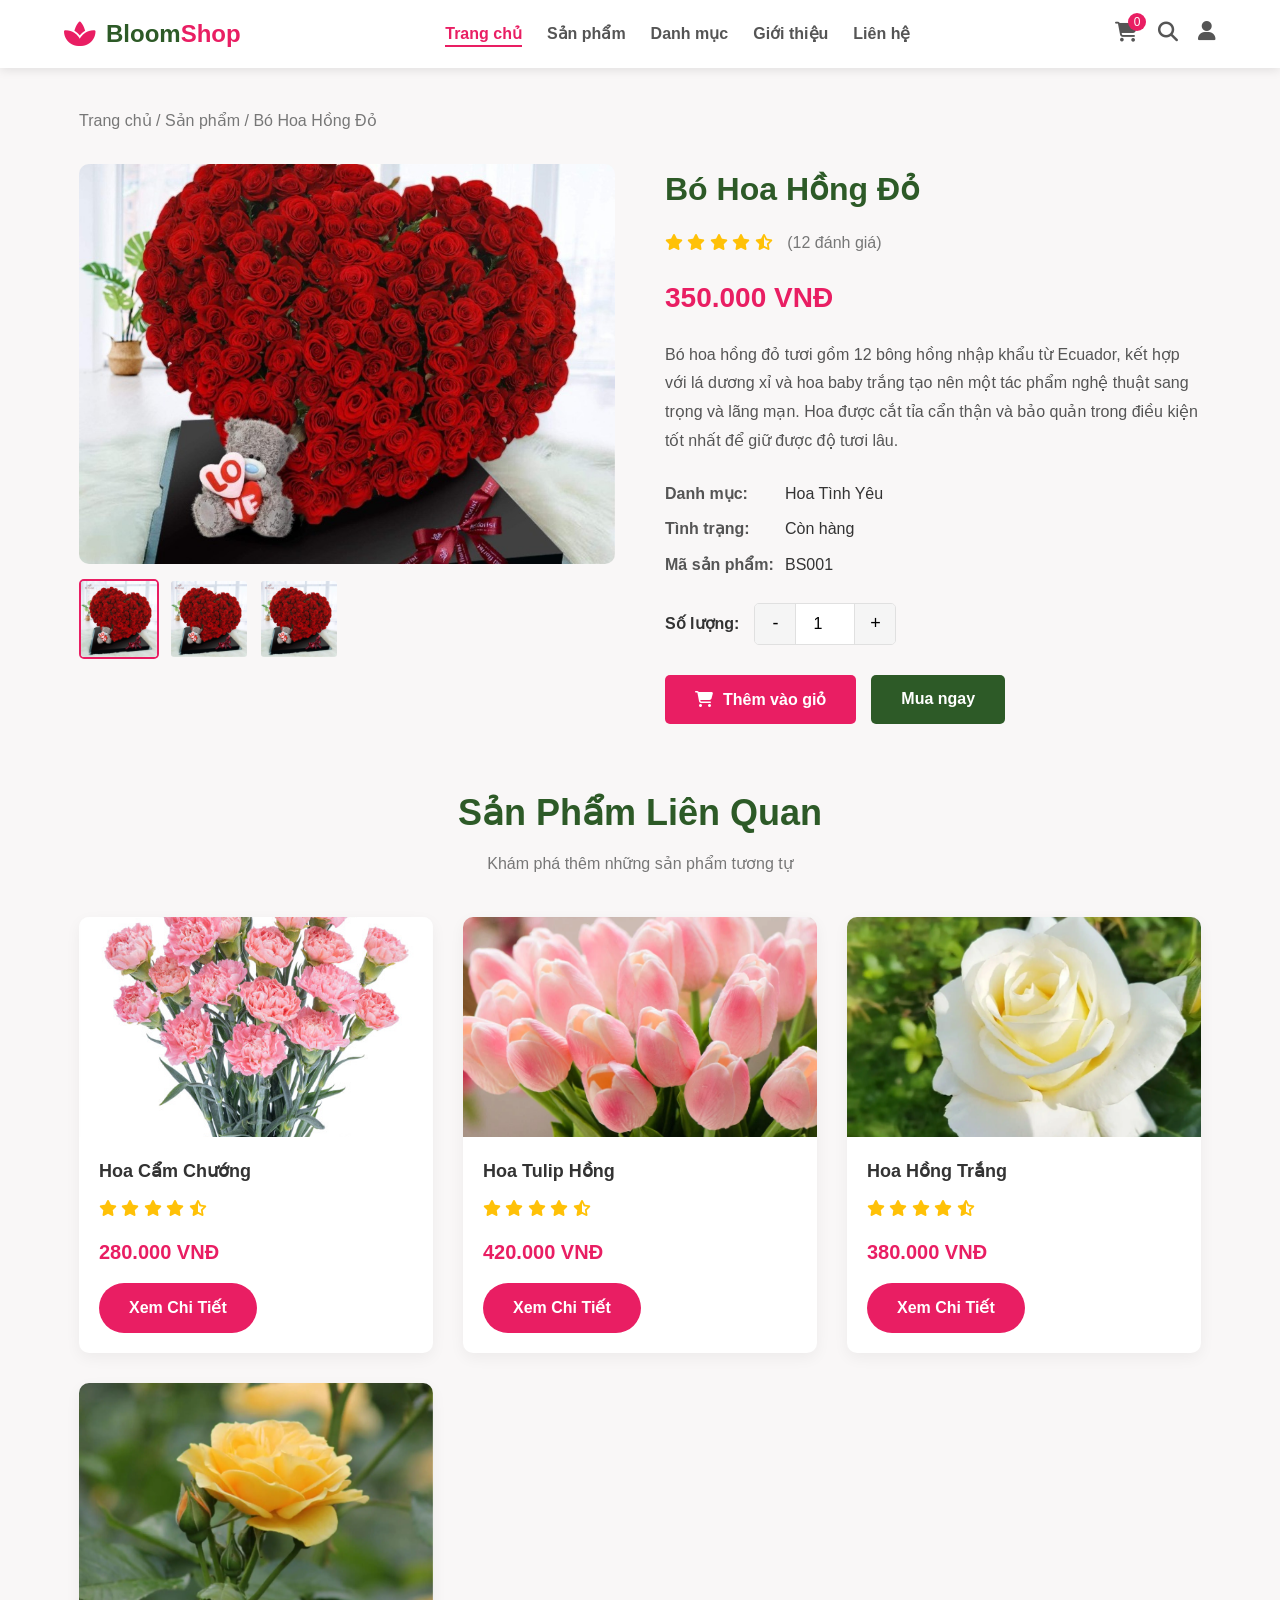
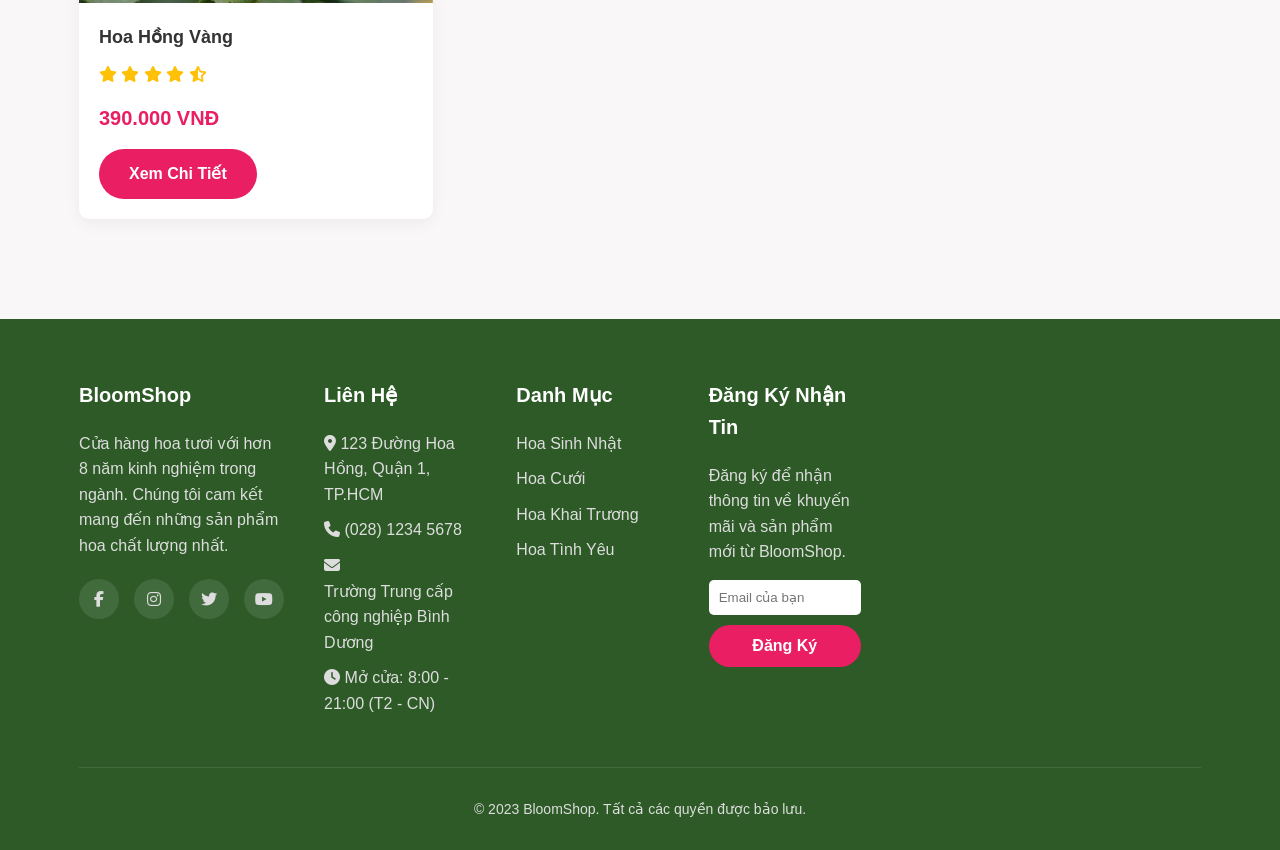
<file: product-detail.html>
<!DOCTYPE html>
<html lang="vi">
<head>
    <meta charset="UTF-8">
    <meta name="viewport" content="width=device-width, initial-scale=1.0">
    <title>Chi Tiết Sản Phẩm - BloomShop</title>
    <link rel="stylesheet" href="https://cdnjs.cloudflare.com/ajax/libs/font-awesome/6.4.0/css/all.min.css">
    <link rel="stylesheet" href="style.css">
    <style>
        /* Thêm style cho trang chi tiết sản phẩm */
        .product-detail-page {
            padding: 40px 0;
        }
        
        .breadcrumb {
            margin-bottom: 30px;
            color: #777;
        }
        
        .breadcrumb a {
            color: #777;
            text-decoration: none;
        }
        
        .breadcrumb a:hover {
            color: #e91e63;
        }
        
        .product-detail-container {
            display: grid;
            grid-template-columns: 1fr 1fr;
            gap: 50px;
        }
        
        .product-images {
            display: flex;
            flex-direction: column;
        }
        
        .product-main-image {
            width: 100%;
            height: 400px;
            overflow: hidden;
            border-radius: 10px;
            margin-bottom: 15px;
        }
        
        .product-main-image img {
            width: 100%;
            height: 100%;
            object-fit: cover;
        }
        
        .product-thumbnails {
            display: flex;
            gap: 10px;
        }
        
        .product-thumbnail {
            width: 80px;
            height: 80px;
            border-radius: 5px;
            overflow: hidden;
            cursor: pointer;
            border: 2px solid transparent;
            transition: border-color 0.3s;
        }
        
        .product-thumbnail.active {
            border-color: #e91e63;
        }
        
        .product-thumbnail img {
            width: 100%;
            height: 100%;
            object-fit: cover;
        }
        
        .product-info-detail h1 {
            font-size: 32px;
            color: #2d5a27;
            margin-bottom: 15px;
        }
        
        .product-price-detail {
            font-size: 28px;
            color: #e91e63;
            font-weight: 700;
            margin-bottom: 20px;
        }
        
        .product-rating-detail {
            color: #ffc107;
            margin-bottom: 20px;
        }
        
        .product-description {
            margin-bottom: 25px;
            line-height: 1.8;
            color: #555;
        }
        
        .product-meta {
            margin-bottom: 25px;
        }
        
        .product-meta-item {
            display: flex;
            margin-bottom: 10px;
        }
        
        .product-meta-label {
            width: 120px;
            font-weight: 600;
            color: #555;
        }
        
        .product-meta-value {
            color: #333;
        }
        
        .quantity-selector {
            display: flex;
            align-items: center;
            margin-bottom: 30px;
        }
        
        .quantity-label {
            margin-right: 15px;
            font-weight: 600;
        }
        
        .quantity-control {
            display: flex;
            align-items: center;
            border: 1px solid #e0e0e0;
            border-radius: 5px;
            overflow: hidden;
        }
        
        .quantity-btn {
            width: 40px;
            height: 40px;
            background-color: #f5f5f5;
            border: none;
            font-size: 18px;
            cursor: pointer;
            display: flex;
            align-items: center;
            justify-content: center;
        }
        
        .quantity-input {
            width: 60px;
            height: 40px;
            border: none;
            text-align: center;
            font-size: 16px;
            border-left: 1px solid #e0e0e0;
            border-right: 1px solid #e0e0e0;
        }
        
        .product-actions {
            display: flex;
            gap: 15px;
        }
        
        .btn-add-to-cart {
            background-color: #e91e63;
            color: white;
            padding: 15px 30px;
            border-radius: 5px;
            border: none;
            font-weight: 600;
            font-size: 16px;
            cursor: pointer;
            transition: background-color 0.3s;
            display: flex;
            align-items: center;
            gap: 10px;
        }
        
        .btn-add-to-cart:hover {
            background-color: #c2185b;
        }
        
        .btn-buy-now {
            background-color: #2d5a27;
            color: white;
            padding: 15px 30px;
            border-radius: 5px;
            border: none;
            font-weight: 600;
            font-size: 16px;
            cursor: pointer;
            transition: background-color 0.3s;
        }
        
        .btn-buy-now:hover {
            background-color: #1e3f1a;
        }
        
        .related-products {
            margin-top: 60px;
        }
        
        @media (max-width: 992px) {
            .product-detail-container {
                grid-template-columns: 1fr;
                gap: 30px;
            }
            
            .product-main-image {
                height: 300px;
            }
        }
        
        @media (max-width: 576px) {
            .product-actions {
                flex-direction: column;
            }
            
            .btn-add-to-cart, .btn-buy-now {
                width: 100%;
                justify-content: center;
            }
        }
    </style>
</head>
<body>
    <!-- Header -->
    <header>
        <div class="container header-container">
            <div class="logo">
                <a href="index.html" style="text-decoration: none; color: inherit; display: flex; align-items: center; gap: 10px;">
                    <i class="fas fa-spa"></i>
                    <h1>Bloom<span>Shop</span></h1>
                </a>
            </div>
            
            <nav>
                <ul>
                    <li><a href="index.html">Trang chủ</a></li>
                    <li><a href="products.html">Sản phẩm</a></li>
                    <li><a href="index.html#categories">Danh mục</a></li>
                    <li><a href="index.html#about">Giới thiệu</a></li>
                    <li><a href="index.html#contact">Liên hệ</a></li>
                </ul>
            </nav>
            
            <div class="header-icons">
                <div class="cart-icon" id="cartIcon">
                    <i class="fas fa-shopping-cart"></i>
                    <span class="cart-count" id="cartCount">0</span>
                </div>
                <a href="products.html" style="color: inherit;"><i class="fas fa-search"></i></a>
                <i class="fas fa-user"></i>
            </div>
        </div>
    </header>

    <!-- Trang chi tiết sản phẩm -->
    <section class="product-detail-page">
        <div class="container">
            <!-- Breadcrumb -->
            <div class="breadcrumb">
                <a href="index.html">Trang chủ</a> / 
                <a href="products.html">Sản phẩm</a> / 
                <span id="productNameBreadcrumb">Chi tiết sản phẩm</span>
            </div>
            
            <!-- Chi tiết sản phẩm -->
            <div class="product-detail-container">
                <!-- Hình ảnh sản phẩm -->
                <div class="product-images">
                    <div class="product-main-image">
                        <img id="productMainImage" src="https://images.unsplash.com/photo-1562552476-8ace4b4d5c56?ixlib=rb-4.0.3&ixid=M3wxMjA3fDB8MHxwaG90by1wYWdlfHx8fGVufDB8fHx8fA%3D%3D&auto=format&fit=crop&w=687&q=80" alt="Sản phẩm">
                    </div>
                    <div class="product-thumbnails" id="productThumbnails">
                        <!-- Thumbnails sẽ được tạo bằng JavaScript -->
                    </div>
                </div>
                
                <!-- Thông tin sản phẩm -->
                <div class="product-info-detail">
                    <h1 id="productName">Bó Hoa Hồng Đỏ</h1>
                    <div class="product-rating-detail">
                        <i class="fas fa-star"></i>
                        <i class="fas fa-star"></i>
                        <i class="fas fa-star"></i>
                        <i class="fas fa-star"></i>
                        <i class="fas fa-star-half-alt"></i>
                        <span style="color: #777; margin-left: 10px;">(12 đánh giá)</span>
                    </div>
                    <div class="product-price-detail" id="productPrice">350.000 VNĐ</div>
                    
                    <div class="product-description" id="productDescription">
                        Bó hoa hồng đỏ tươi gồm 12 bông hồng nhập khẩu từ Ecuador, kết hợp với lá dương xỉ và hoa baby trắng tạo nên một tác phẩm nghệ thuật sang trọng và lãng mạn. Hoa được cắt tỉa cẩn thận và bảo quản trong điều kiện tốt nhất để giữ được độ tươi lâu.
                    </div>
                    
                    <div class="product-meta">
                        <div class="product-meta-item">
                            <div class="product-meta-label">Danh mục:</div>
                            <div class="product-meta-value" id="productCategory">Hoa Tình Yêu</div>
                        </div>
                        <div class="product-meta-item">
                            <div class="product-meta-label">Tình trạng:</div>
                            <div class="product-meta-value" id="productStock">Còn hàng</div>
                        </div>
                        <div class="product-meta-item">
                            <div class="product-meta-label">Mã sản phẩm:</div>
                            <div class="product-meta-value" id="productCode">BS001</div>
                        </div>
                    </div>
                    
                    <!-- Chọn số lượng -->
                    <div class="quantity-selector">
                        <div class="quantity-label">Số lượng:</div>
                        <div class="quantity-control">
                            <button class="quantity-btn" id="decreaseQuantity">-</button>
                            <input type="number" class="quantity-input" id="quantityInput" value="1" min="1" max="20">
                            <button class="quantity-btn" id="increaseQuantity">+</button>
                        </div>
                    </div>
                    
                    <!-- Nút hành động -->
                    <div class="product-actions">
                        <button class="btn-add-to-cart" id="addToCartDetail">
                            <i class="fas fa-shopping-cart"></i> Thêm vào giỏ
                        </button>
                        <button class="btn-buy-now" id="buyNowBtn">Mua ngay</button>
                    </div>
                </div>
            </div>
            
            <!-- Sản phẩm liên quan -->
            <div class="related-products">
                <div class="section-title">
                    <h2>Sản Phẩm Liên Quan</h2>
                    <p>Khám phá thêm những sản phẩm tương tự</p>
                </div>
                
                <div class="products" id="relatedProducts">
                    <!-- Sản phẩm liên quan sẽ được tải bằng JavaScript -->
                </div>
            </div>
        </div>
    </section>

    <!-- Footer -->
    <footer id="contact">
        <div class="container">
            <div class="footer-content">
                <div class="footer-column">
                    <h3>BloomShop</h3>
                    <p>Cửa hàng hoa tươi với hơn 8 năm kinh nghiệm trong ngành. Chúng tôi cam kết mang đến những sản phẩm hoa chất lượng nhất.</p>
                    <div class="social-icons">
                        <a href="#"><i class="fab fa-facebook-f"></i></a>
                        <a href="#"><i class="fab fa-instagram"></i></a>
                        <a href="#"><i class="fab fa-twitter"></i></a>
                        <a href="#"><i class="fab fa-youtube"></i></a>
                    </div>
                </div>
                
                <div class="footer-column">
                    <h3>Liên Hệ</h3>
                    <p><i class="fas fa-map-marker-alt"></i> 123 Đường Hoa Hồng, Quận 1, TP.HCM</p>
                    <p><i class="fas fa-phone"></i> (028) 1234 5678</p>
                    <p><i class="fas fa-envelope"></i><a href="https://www.facebook.com/bdi.edu.vn" target="_blank">Trường Trung cấp công nghiệp Bình Dương</a></p>
                    <p><i class="fas fa-clock"></i> Mở cửa: 8:00 - 21:00 (T2 - CN)</p>
                </div>
                
                <div class="footer-column">
                    <h3>Danh Mục</h3>
                    <a href="index.html#categories">Hoa Sinh Nhật</a>
                    <a href="index.html#categories">Hoa Cưới</a>
                    <a href="index.html#categories">Hoa Khai Trương</a>
                    <a href="index.html#categories">Hoa Tình Yêu</a>
                </div>
                
                <div class="footer-column">
                    <h3>Đăng Ký Nhận Tin</h3>
                    <p>Đăng ký để nhận thông tin về khuyến mãi và sản phẩm mới từ BloomShop.</p>
                    <div style="margin-top: 15px;">
                        <input type="email" placeholder="Email của bạn" style="padding: 10px; width: 100%; border-radius: 5px; border: none; margin-bottom: 10px;">
                        <button class="btn" style="width: 100%;">Đăng Ký</button>
                    </div>
                </div>
                <iframe src="https://www.google.com/maps/embed?pb=!1m18!1m12!1m3!1d3917.8312632695925!2d106.73750307586951!3d10.900425156892586!2m3!1f0!2f0!3f0!3m2!1i1024!2i768!4f13.1!3m3!1m2!1s0x3174d83c1116183d%3A0xfa754495eeb43247!2zVHLGsOG7nW5nIFRydW5nIEPhuqVwIEPDtG5nIE5naGnhu4dwIELDrG5oIETGsMahbmc!5e0!3m2!1svi!2s!4v1769347072500!5m2!1svi!2s" width="300" height="150" style="border:0;" allowfullscreen="" loading="lazy" referrerpolicy="no-referrer-when-downgrade"></iframe>
            </div>
            
            <div class="copyright">
                <p>&copy; 2023 BloomShop. Tất cả các quyền được bảo lưu.</p>
            </div>
        </div>
    </footer>

    <!-- Modal giỏ hàng -->
    <div class="cart-modal" id="cartModal">
        <div class="cart-content">
            <div class="cart-header">
                <h2>Giỏ Hàng Của Bạn</h2>
                <span class="close-cart" id="closeCart">&times;</span>
            </div>
            
            <div class="cart-items" id="cartItems">
                <!-- Các sản phẩm trong giỏ hàng sẽ được thêm vào đây -->
                <div class="cart-empty" id="cartEmpty">
                    <i class="fas fa-shopping-cart"></i>
                    <p>Giỏ hàng của bạn đang trống</p>
                </div>
            </div>
            
            <div class="cart-total" id="cartTotal" style="display: none;">
                <span>Tổng tiền:</span>
                <span id="totalAmount">0 VNĐ</span>
            </div>
            
            <button class="btn" id="checkoutBtn" style="width: 100%; display: none;">Thanh Toán</button>
        </div>
    </div>
<!-- Modal đăng nhập/đăng ký -->
<div class="auth-modal" id="authModal">
    <div class="auth-content">
        <div class="auth-header">
            <h2 id="authTitle">Đăng Nhập</h2>
            <span class="close-auth" id="closeAuth">&times;</span>
        </div>
        
        <div class="auth-tabs">
            <button class="auth-tab active" id="loginTab">Đăng Nhập</button>
            <button class="auth-tab" id="registerTab">Đăng Ký</button>
        </div>
        
        <!-- Form đăng nhập -->
        <form id="loginForm" class="auth-form active">
            <div class="form-group">
                <label for="loginEmail">Email</label>
                <input type="email" id="loginEmail" placeholder="Nhập email của bạn" required>
            </div>
            
            <div class="form-group">
                <label for="loginPassword">Mật khẩu</label>
                <input type="password" id="loginPassword" placeholder="Nhập mật khẩu" required>
                <div class="password-toggle">
                    <i class="fas fa-eye" id="toggleLoginPassword"></i>
                </div>
            </div>
            
            <div class="form-options">
                <label class="remember-me">
                    <input type="checkbox" id="rememberMe">
                    <span>Ghi nhớ đăng nhập</span>
                </label>
                <a href="#" class="forgot-password">Quên mật khẩu?</a>
            </div>
            
            <button type="submit" class="btn auth-btn">Đăng Nhập</button>
            
            <div class="auth-divider">
                <span>Hoặc đăng nhập với</span>
            </div>
            
            <div class="social-login">
                <button type="button" class="social-btn facebook">
                    <i class="fab fa-facebook-f"></i> Facebook
                </button>
                <button type="button" class="social-btn google">
                    <i class="fab fa-google"></i> Google
                </button>
            </div>
        </form>
        
        <!-- Form đăng ký -->
        <form id="registerForm" class="auth-form">
            <div class="form-group">
                <label for="registerName">Họ và tên</label>
                <input type="text" id="registerName" placeholder="Nhập họ và tên" required>
            </div>
            
            <div class="form-group">
                <label for="registerUsername">Tên đăng nhập</label>
                <input type="text" id="registerUsername" placeholder="Chọn tên đăng nhập (3-20 ký tự)" required>
            </div>
            
            <div class="form-group">
                <label for="registerEmail">Email</label>
                <input type="email" id="registerEmail" placeholder="Nhập email của bạn" required>
            </div>
            
            <div class="form-group">
                <label for="registerPhone">Số điện thoại</label>
                <input type="tel" id="registerPhone" placeholder="Nhập số điện thoại" required>
            </div>
            
            <div class="form-group">
                <label for="registerPassword">Mật khẩu</label>
                                <input type="password" id="registerPassword" placeholder="Nhập mật khẩu (ít nhất 6 ký tự)" required>
                <div class="password-toggle">
                    <i class="fas fa-eye" id="toggleRegisterPassword"></i>
                </div>
            </div>
            
            <div class="form-group">
                <label for="confirmPassword">Xác nhận mật khẩu</label>
                <input type="password" id="confirmPassword" placeholder="Nhập lại mật khẩu" required>
                <div class="password-toggle">
                    <i class="fas fa-eye" id="toggleConfirmPassword"></i>
                </div>
            </div>
            
            <div class="form-options">
                <label class="terms-check">
                    <input type="checkbox" id="acceptTerms" required>
                    <span>Tôi đồng ý với <a href="#">điều khoản dịch vụ</a> và <a href="#">chính sách bảo mật</a></span>
                </label>
            </div>
            
            <button type="submit" class="btn auth-btn">Đăng Ký</button>
        </form>
    </div>
</div>

<!-- Modal thông báo -->
<div class="notification-modal" id="notificationModal">
    <div class="notification-content">
        <div class="notification-icon">
            <i class="fas fa-check-circle" id="notificationIcon"></i>
        </div>
        <h3 id="notificationTitle">Thành công</h3>
        <p id="notificationMessage">Đăng nhập thành công!</p>
        <button class="btn" id="notificationClose">OK</button>
    </div>
</div>
    <script src="script.js"></script>
    <script src="product-detail.js"></script>
    <script src="auth.js"></script>
</body>
</html>
</file>
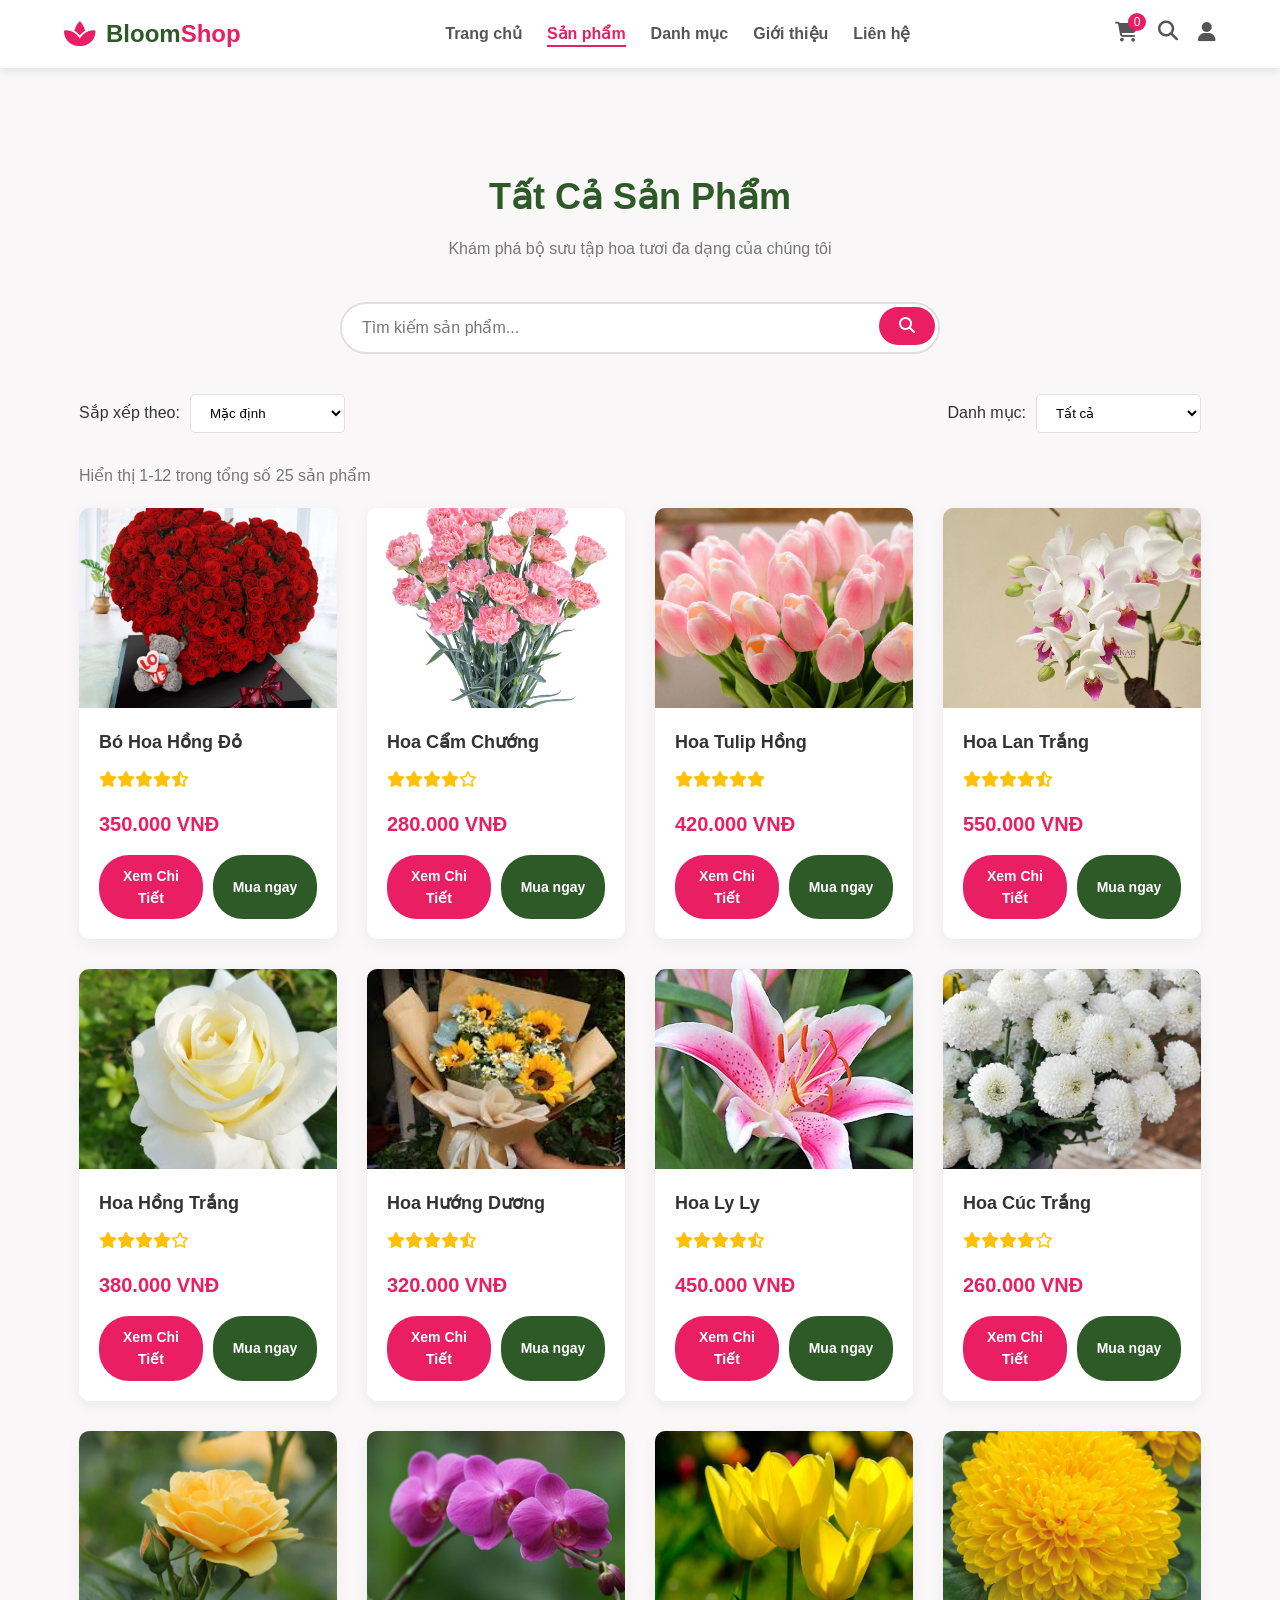
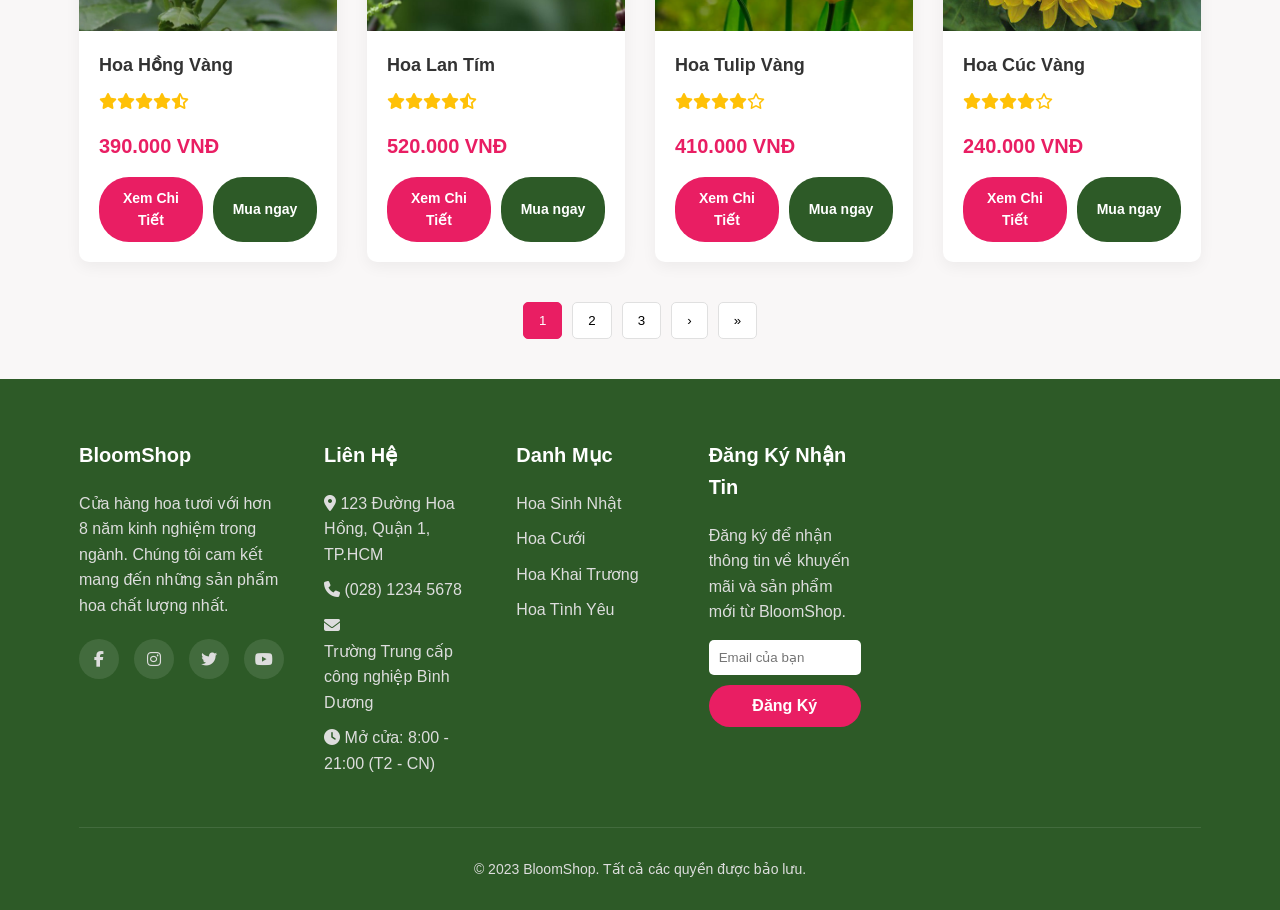
<file: products.html>
<!DOCTYPE html>
<html lang="vi">
<head>
    <meta charset="UTF-8">
    <meta name="viewport" content="width=device-width, initial-scale=1.0">
    <title>Sản Phẩm - BloomShop</title>
    <link rel="stylesheet" href="https://cdnjs.cloudflare.com/ajax/libs/font-awesome/6.4.0/css/all.min.css">
    <link rel="stylesheet" href="style.css">
    <style>
        /* Thêm style cho trang sản phẩm */
    .product-grid-info .product-buttons {
        display: flex;
        gap: 10px;
        margin-top: auto;
    }
    
    .product-grid-info .btn {
        flex: 1;
        padding: 10px;
        text-align: center;
        font-size: 14px;
    }
    
    .buy-now-btn {
        background-color: #2d5a27;
    }
    
    .buy-now-btn:hover {
        background-color: #1e3f1a;
    }
        .products-page {
            padding: 40px 0;
        }
        
        .products-header {
            margin-bottom: 30px;
        }
        
        .search-container {
            max-width: 600px;
            margin: 0 auto 40px;
            position: relative;
        }
        
        .search-input {
            width: 100%;
            padding: 15px 20px;
            border: 2px solid #e0e0e0;
            border-radius: 30px;
            font-size: 16px;
            outline: none;
            transition: border-color 0.3s;
        }
        
        .search-input:focus {
            border-color: #e91e63;
        }
        
        .search-btn {
            position: absolute;
            right: 5px;
            top: 5px;
            background-color: #e91e63;
            color: white;
            border: none;
            padding: 10px 20px;
            border-radius: 30px;
            cursor: pointer;
            transition: background-color 0.3s;
            font-size: 16px;
        }
        
        .search-btn:hover {
            background-color: #c2185b;
        }
        
        .filter-container {
            display: flex;
            justify-content: space-between;
            margin-bottom: 30px;
            flex-wrap: wrap;
            gap: 15px;
        }
        
        .filter-group {
            display: flex;
            gap: 10px;
            align-items: center;
        }
        
        .filter-select {
            padding: 10px 15px;
            border: 1px solid #e0e0e0;
            border-radius: 5px;
            background-color: white;
            cursor: pointer;
        }
        
        .products-grid {
            display: grid;
            grid-template-columns: repeat(auto-fill, minmax(250px, 1fr));
            gap: 30px;
            margin-bottom: 40px;
        }
        
        .pagination {
            display: flex;
            justify-content: center;
            gap: 10px;
            margin-top: 40px;
            flex-wrap: wrap;
        }
        
        .page-btn {
            padding: 10px 15px;
            background-color: white;
            border: 1px solid #e0e0e0;
            border-radius: 5px;
            cursor: pointer;
            transition: all 0.3s;
        }
        
        .page-btn:hover, .page-btn.active {
            background-color: #e91e63;
            color: white;
            border-color: #e91e63;
        }
        
        .results-count {
            color: #777;
            margin-bottom: 20px;
        }
        
        /* Product card cho trang sản phẩm */
        .product-grid-card {
            background-color: white;
            border-radius: 10px;
            overflow: hidden;
            box-shadow: 0 5px 15px rgba(0, 0, 0, 0.05);
            transition: transform 0.3s;
            height: 100%;
            display: flex;
            flex-direction: column;
        }
        
        .product-grid-card:hover {
            transform: translateY(-5px);
        }
        
        .product-grid-img {
            height: 200px;
            overflow: hidden;
        }
        
        .product-grid-img img {
            width: 100%;
            height: 100%;
            object-fit: cover;
            transition: transform 0.5s;
        }
        
        .product-grid-card:hover .product-grid-img img {
            transform: scale(1.05);
        }
        
        .product-grid-info {
            padding: 20px;
            flex-grow: 1;
            display: flex;
            flex-direction: column;
        }
        
        .product-grid-info h3 {
            font-size: 18px;
            color: #333;
            margin-bottom: 10px;
            flex-grow: 1;
        }
        
        .product-grid-price {
            font-size: 20px;
            color: #e91e63;
            font-weight: 700;
            margin-bottom: 15px;
        }
        
        .product-grid-rating {
            color: #ffc107;
            margin-bottom: 15px;
        }
        
        .no-results {
            text-align: center;
            padding: 60px 0;
            color: #777;
            grid-column: 1 / -1;
        }
        
        .no-results i {
            font-size: 50px;
            margin-bottom: 20px;
            color: #ddd;
        }
    </style>
</head>
<body>
    <!-- Header -->
    <header>
        <div class="container header-container">
            <div class="logo">
                <a href="index.html" style="text-decoration: none; color: inherit; display: flex; align-items: center; gap: 10px;">
                    <i class="fas fa-spa"></i>
                    <h1>Bloom<span>Shop</span></h1>
                </a>
            </div>
            
            <nav>
                <ul>
                    <li><a href="index.html">Trang chủ</a></li>
                    <li><a href="products.html" class="active">Sản phẩm</a></li>
                    <li><a href="index.html#categories">Danh mục</a></li>
                    <li><a href="index.html#about">Giới thiệu</a></li>
                    <li><a href="index.html#contact">Liên hệ</a></li>
                </ul>
            </nav>
            
            <div class="header-icons">
                <div class="cart-icon" id="cartIcon">
                    <i class="fas fa-shopping-cart"></i>
                    <span class="cart-count" id="cartCount">0</span>
                </div>
                <!-- Trên trang sản phẩm, icon search vẫn giữ nguyên -->
                <i class="fas fa-search" onclick="focusSearch()"></i>
                <a href="#" style="color: inherit; text-decoration: none;"><i class="fas fa-user"></i></a>
            </div>
        </div>
    </header>

    <!-- Trang sản phẩm -->
    <section class="products-page">
        <div class="container">
            <div class="products-header">
                <div class="section-title">
                    <h2>Tất Cả Sản Phẩm</h2>
                    <p>Khám phá bộ sưu tập hoa tươi đa dạng của chúng tôi</p>
                </div>
            </div>
            
            <!-- Thanh tìm kiếm -->
            <div class="search-container">
                <input type="text" class="search-input" id="searchInput" placeholder="Tìm kiếm sản phẩm...">
                <button class="search-btn" id="searchBtn" type="button"><i class="fas fa-search"></i></button>
            </div>
            
            <!-- Bộ lọc -->
            <div class="filter-container">
                <div class="filter-group">
                    <span>Sắp xếp theo:</span>
                    <select class="filter-select" id="sortSelect">
                        <option value="default">Mặc định</option>
                        <option value="price-asc">Giá thấp đến cao</option>
                        <option value="price-desc">Giá cao đến thấp</option>
                        <option value="name-asc">Tên A-Z</option>
                        <option value="name-desc">Tên Z-A</option>
                    </select>
                </div>
                
                <div class="filter-group">
                    <span>Danh mục:</span>
                    <select class="filter-select" id="categorySelect">
                        <option value="all">Tất cả</option>
                        <option value="hoa-hong">Hoa Hồng</option>
                        <option value="hoa-cuc">Hoa Cúc</option>
                        <option value="hoa-lan">Hoa Lan</option>
                        <option value="hoa-tulip">Hoa Tulip</option>
                        <option value="hoa-huong-duong">Hoa Hướng Dương</option>
                        <option value="hoa-ly">Hoa Ly</option>
                    </select>
                </div>
            </div>
            
            <!-- Số lượng kết quả -->
            <div class="results-count" id="resultsCount">Đang tải sản phẩm...</div>
            
            <!-- Lưới sản phẩm -->
            <div class="products-grid" id="productsGrid">
                <!-- Sản phẩm sẽ được tải bằng JavaScript -->
            </div>
            
            <!-- Phân trang -->
            <div class="pagination" id="pagination">
                <!-- Các nút phân trang sẽ được tạo bằng JavaScript -->
            </div>
        </div>
    </section>

    <!-- Footer -->
    <footer id="contact">
        <div class="container">
            <div class="footer-content">
                <div class="footer-column">
                    <h3>BloomShop</h3>
                    <p>Cửa hàng hoa tươi với hơn 8 năm kinh nghiệm trong ngành. Chúng tôi cam kết mang đến những sản phẩm hoa chất lượng nhất.</p>
                    <div class="social-icons">
                        <a href="#"><i class="fab fa-facebook-f"></i></a>
                        <a href="#"><i class="fab fa-instagram"></i></a>
                        <a href="#"><i class="fab fa-twitter"></i></a>
                        <a href="#"><i class="fab fa-youtube"></i></a>
                    </div>
                </div>
                
                <div class="footer-column">
                    <h3>Liên Hệ</h3>
                    <p><i class="fas fa-map-marker-alt"></i> 123 Đường Hoa Hồng, Quận 1, TP.HCM</p>
                    <p><i class="fas fa-phone"></i> (028) 1234 5678</p>
                    <p><i class="fas fa-envelope"></i><a href="https://www.facebook.com/bdi.edu.vn" target="_blank">Trường Trung cấp công nghiệp Bình Dương</a></p>
                    <p><i class="fas fa-clock"></i> Mở cửa: 8:00 - 21:00 (T2 - CN)</p>
                </div>
                
                <div class="footer-column">
                    <h3>Danh Mục</h3>
                    <a href="index.html#categories">Hoa Sinh Nhật</a>
                    <a href="index.html#categories">Hoa Cưới</a>
                    <a href="index.html#categories">Hoa Khai Trương</a>
                    <a href="index.html#categories">Hoa Tình Yêu</a>
                </div>
                
                <div class="footer-column">
                    <h3>Đăng Ký Nhận Tin</h3>
                    <p>Đăng ký để nhận thông tin về khuyến mãi và sản phẩm mới từ BloomShop.</p>
                    <div style="margin-top: 15px;">
                        <input type="email" placeholder="Email của bạn" style="padding: 10px; width: 100%; border-radius: 5px; border: none; margin-bottom: 10px;">
                        <button class="btn" style="width: 100%;">Đăng Ký</button>
                    </div>
                </div>
                <iframe src="https://www.google.com/maps/embed?pb=!1m18!1m12!1m3!1d3917.8312632695925!2d106.73750307586951!3d10.900425156892586!2m3!1f0!2f0!3f0!3m2!1i1024!2i768!4f13.1!3m3!1m2!1s0x3174d83c1116183d%3A0xfa754495eeb43247!2zVHLGsOG7nW5nIFRydW5nIEPhuqVwIEPDtG5nIE5naGnhu4dwIELDrG5oIETGsMahbmc!5e0!3m2!1svi!2s!4v1769347072500!5m2!1svi!2s" width="300" height="150" style="border:0;" allowfullscreen="" loading="lazy" referrerpolicy="no-referrer-when-downgrade"></iframe>
            </div>
            
            <div class="copyright">
                <p>&copy; 2023 BloomShop. Tất cả các quyền được bảo lưu.</p>
            </div>
        </div>
    </footer>

    <!-- Modal đăng nhập/đăng ký -->
<div class="auth-modal" id="authModal">
    <div class="auth-content">
        <div class="auth-header">
            <h2 id="authTitle">Đăng Nhập</h2>
            <span class="close-auth" id="closeAuth">&times;</span>
        </div>
        
        <div class="auth-tabs">
            <button class="auth-tab active" id="loginTab">Đăng Nhập</button>
            <button class="auth-tab" id="registerTab">Đăng Ký</button>
        </div>
        
        <!-- Form đăng nhập -->
        <form id="loginForm" class="auth-form active">
            <div class="form-group">
                <label for="loginEmail">Email</label>
                <input type="email" id="loginEmail" placeholder="Nhập email của bạn" required>
            </div>
            
            <div class="form-group">
                <label for="loginPassword">Mật khẩu</label>
                <input type="password" id="loginPassword" placeholder="Nhập mật khẩu" required>
                <div class="password-toggle">
                    <i class="fas fa-eye" id="toggleLoginPassword"></i>
                </div>
            </div>
            
            <div class="form-options">
                <label class="remember-me">
                    <input type="checkbox" id="rememberMe">
                    <span>Ghi nhớ đăng nhập</span>
                </label>
                <a href="#" class="forgot-password">Quên mật khẩu?</a>
            </div>
            
            <button type="submit" class="btn auth-btn">Đăng Nhập</button>
            
            <div class="auth-divider">
                <span>Hoặc đăng nhập với</span>
            </div>
            
            <div class="social-login">
                <button type="button" class="social-btn facebook">
                    <i class="fab fa-facebook-f"></i> Facebook
                </button>
                <button type="button" class="social-btn google">
                    <i class="fab fa-google"></i> Google
                </button>
            </div>
        </form>
        
        <!-- Form đăng ký -->
        <form id="registerForm" class="auth-form">
            <div class="form-group">
                <label for="registerName">Họ và tên</label>
                <input type="text" id="registerName" placeholder="Nhập họ và tên" required>
            </div>
            <div class="form-group">
                <label for="registerUsername">Tên đăng nhập</label>
                <input type="text" id="registerUsername" placeholder="Chọn tên đăng nhập (3-20 ký tự)" required>
            </div>
            <div class="form-group">
                <label for="registerEmail">Email</label>
                <input type="email" id="registerEmail" placeholder="Nhập email của bạn" required>
            </div>
            
            <div class="form-group">
                <label for="registerPhone">Số điện thoại</label>
                <input type="tel" id="registerPhone" placeholder="Nhập số điện thoại" required>
            </div>
            
            <div class="form-group">
                <label for="registerPassword">Mật khẩu</label>
                <input type="password" id="registerPassword" placeholder="Nhập mật khẩu (ít nhất 6 ký tự)" required>
                <div class="password-toggle">
                    <i class="fas fa-eye" id="toggleRegisterPassword"></i>
                </div>
            </div>
            
            <div class="form-group">
                <label for="confirmPassword">Xác nhận mật khẩu</label>
                <input type="password" id="confirmPassword" placeholder="Nhập lại mật khẩu" required>
                <div class="password-toggle">
                    <i class="fas fa-eye" id="toggleConfirmPassword"></i>
                </div>
            </div>
            
            <div class="form-options">
                <label class="terms-check">
                    <input type="checkbox" id="acceptTerms" required>
                    <span>Tôi đồng ý với <a href="#">điều khoản dịch vụ</a> và <a href="#">chính sách bảo mật</a></span>
                </label>
            </div>
            
            <button type="submit" class="btn auth-btn">Đăng Ký</button>
        </form>
    </div>
</div>

<!-- Modal thông báo -->
<div class="notification-modal" id="notificationModal">
    <div class="notification-content">
        <div class="notification-icon">
            <i class="fas fa-check-circle" id="notificationIcon"></i>
        </div>
        <h3 id="notificationTitle">Thành công</h3>
        <p id="notificationMessage">Đăng nhập thành công!</p>
        <button class="btn" id="notificationClose">OK</button>
    </div>
</div>

    <!-- Modal giỏ hàng -->
    <div class="cart-modal" id="cartModal">
        <div class="cart-content">
            <div class="cart-header">
                <h2>Giỏ Hàng Của Bạn</h2>
                <span class="close-cart" id="closeCart">&times;</span>
            </div>
            
            <div class="cart-items" id="cartItems">
                <!-- Các sản phẩm trong giỏ hàng sẽ được thêm vào đây -->
                <div class="cart-empty" id="cartEmpty">
                    <i class="fas fa-shopping-cart"></i>
                    <p>Giỏ hàng của bạn đang trống</p>
                </div>
            </div>
            
            <div class="cart-total" id="cartTotal" style="display: none;">
                <span>Tổng tiền:</span>
                <span id="totalAmount">0 VNĐ</span>
            </div>
            
            <button class="btn" id="checkoutBtn" style="width: 100%; display: none;">Thanh Toán</button>
        </div>
    </div>

    <script>
        // Hàm tập trung vào ô tìm kiếm khi click icon kính lúp
        function focusSearch() {
            const searchInput = document.getElementById('searchInput');
            if (searchInput) {
                searchInput.focus();
            }
        }
    </script>
    <script src="script.js"></script>
    <script src="products.js"></script>
    <script src="auth.js"></script>
</body>
</html>
</file>
<file: style.css>
/* Reset và font chữ */
* {
    margin: 0;
    padding: 0;
    box-sizing: border-box;
    font-family: 'Segoe UI', Tahoma, Geneva, Verdana, sans-serif;
}

body {
    color: #333;
    line-height: 1.6;
    background-color: #f9f7f7;
}

.container {
    width: 90%;
    max-width: 1200px;
    margin: 0 auto;
    padding: 0 15px;
}

/* Header */
header {
    background-color: #fff;
    box-shadow: 0 2px 10px rgba(0, 0, 0, 0.1);
    position: sticky;
    top: 0;
    z-index: 1000;
}

.header-container {
    display: flex;
    justify-content: space-between;
    align-items: center;
    padding: 15px 0;
}

.logo {
    display: flex;
    align-items: center;
    gap: 10px;
}

.logo i {
    color: #e91e63;
    font-size: 28px;
}

.logo h1 {
    font-size: 24px;
    color: #2d5a27;
}

.logo span {
    color: #e91e63;
}

/* Navigation */
nav ul {
    display: flex;
    list-style: none;
    gap: 25px;
}

nav a {
    text-decoration: none;
    color: #555;
    font-weight: 600;
    font-size: 16px;
    transition: color 0.3s;
}

nav a:hover, nav a.active {
    color: #e91e63;
}

.header-icons {
    display: flex;
    gap: 20px;
}

.header-icons i {
    font-size: 20px;
    color: #555;
    cursor: pointer;
    transition: color 0.3s;
}

.header-icons i:hover {
    color: #e91e63;
}

/* Hero Section */
.hero {
    background: linear-gradient(rgba(255, 255, 255, 0.8), rgba(255, 255, 255, 0.8)), url('https://images.unsplash.com/photo-1464207687429-7505649dae38?ixlib=rb-4.0.3&ixid=M3wxMjA3fDB8MHxwaG90by1wYWdlfHx8fGVufDB8fHx8fA%3D%3D&auto=format&fit=crop&w=1470&q=80');
    background-size: cover;
    background-position: center;
    padding: 100px 0;
    text-align: center;
}

.hero h2 {
    font-size: 48px;
    color: #2d5a27;
    margin-bottom: 20px;
}

.hero p {
    font-size: 18px;
    color: #666;
    max-width: 700px;
    margin: 0 auto 30px;
}

.btn {
    display: inline-block;
    background-color: #e91e63;
    color: white;
    padding: 12px 30px;
    border-radius: 30px;
    text-decoration: none;
    font-weight: 600;
    font-size: 16px;
    transition: all 0.3s;
    border: none;
    cursor: pointer;
}

.btn:hover {
    background-color: #c2185b;
    transform: translateY(-3px);
    box-shadow: 0 5px 15px rgba(233, 30, 99, 0.3);
}

/* Danh mục sản phẩm */
.section-title {
    text-align: center;
    margin: 60px 0 40px;
}

.section-title h2 {
    font-size: 36px;
    color: #2d5a27;
    margin-bottom: 10px;
}

.section-title p {
    color: #777;
    max-width: 600px;
    margin: 0 auto;
}

.categories {
    display: grid;
    grid-template-columns: repeat(auto-fit, minmax(250px, 1fr));
    gap: 25px;
    margin-bottom: 60px;
}

.category-card {
    background-color: white;
    border-radius: 10px;
    overflow: hidden;
    box-shadow: 0 5px 15px rgba(0, 0, 0, 0.05);
    transition: transform 0.3s, box-shadow 0.3s;
    text-align: center;
}

.category-card:hover {
    transform: translateY(-10px);
    box-shadow: 0 15px 30px rgba(0, 0, 0, 0.1);
}

.category-card img {
    width: 100%;
    height: 200px;
    object-fit: cover;
}

.category-card h3 {
    padding: 20px 15px 10px;
    color: #2d5a27;
    font-size: 22px;
}

.category-card p {
    padding: 0 15px 20px;
    color: #777;
}

/* Sản phẩm nổi bật */
.products {
    display: grid;
    grid-template-columns: repeat(auto-fill, minmax(280px, 1fr));
    gap: 30px;
    margin-bottom: 60px;
}

.product-card {
    background-color: white;
    border-radius: 10px;
    overflow: hidden;
    box-shadow: 0 5px 15px rgba(0, 0, 0, 0.05);
    transition: transform 0.3s;
}

.product-card:hover {
    transform: translateY(-5px);
}

.product-img {
    height: 220px;
    overflow: hidden;
}

.product-img img {
    width: 100%;
    height: 100%;
    object-fit: cover;
    transition: transform 0.5s;
}

.product-card:hover .product-img img {
    transform: scale(1.05);
}

.product-info {
    padding: 20px;
}

.product-info h3 {
    font-size: 18px;
    color: #333;
    margin-bottom: 10px;
}

.product-price {
    font-size: 20px;
    color: #e91e63;
    font-weight: 700;
    margin-bottom: 15px;
}

.product-rating {
    color: #ffc107;
    margin-bottom: 15px;
}

/* Giới thiệu */
.about {
    background-color: white;
    padding: 60px 0;
    margin-bottom: 60px;
}

.about-content {
    display: flex;
    align-items: center;
    gap: 50px;
}

.about-text {
    flex: 1;
}

.about-text h2 {
    font-size: 36px;
    color: #2d5a27;
    margin-bottom: 20px;
}

.about-text p {
    margin-bottom: 20px;
    color: #666;
}

.about-image {
    flex: 1;
    border-radius: 10px;
    overflow: hidden;
}

.about-image img {
    width: 100%;
    height: auto;
    display: block;
}

/* Footer */
footer {
    background-color: #2d5a27;
    color: white;
    padding: 60px 0 30px;
}

.footer-content {
    display: grid;
    grid-template-columns: repeat(5, 1fr);
    gap: 40px;
    margin-bottom: 40px;
}

.footer-column h3 {
    font-size: 20px;
    margin-bottom: 20px;
    color: #fff;
}

.footer-column p, .footer-column a {
    color: #ddd;
    margin-bottom: 10px;
    display: block;
    text-decoration: none;
}

.footer-column a:hover {
    color: #e91e63;
}

.social-icons {
    display: flex;
    gap: 15px;
    margin-top: 20px;
}

.social-icons a {
    display: flex;
    align-items: center;
    justify-content: center;
    width: 40px;
    height: 40px;
    background-color: rgba(255, 255, 255, 0.1);
    border-radius: 50%;
    transition: all 0.3s;
}

.social-icons a:hover {
    background-color: #e91e63;
    transform: translateY(-5px);
}

.copyright {
    text-align: center;
    padding-top: 30px;
    border-top: 1px solid rgba(255, 255, 255, 0.1);
    color: #ddd;
    font-size: 14px;
}

/* Responsive */
@media (max-width: 992px) {
    .about-content {
        flex-direction: column;
    }
    
    .hero h2 {
        font-size: 40px;
    }
}

@media (max-width: 768px) {
    .header-container {
        flex-direction: column;
        gap: 15px;
    }
    
    nav ul {
        gap: 15px;
        flex-wrap: wrap;
        justify-content: center;
    }
    
    .hero h2 {
        font-size: 32px;
    }
    
    .hero p {
        font-size: 16px;
    }
    
    .section-title h2 {
        font-size: 28px;
    }
}

@media (max-width: 576px) {
    .categories, .products {
        grid-template-columns: 1fr;
    }
    
    .hero {
        padding: 60px 0;
    }
}

/* Giỏ hàng */
.cart-icon {
    position: relative;
}

.cart-count {
    position: absolute;
    top: -8px;
    right: -8px;
    background-color: #e91e63;
    color: white;
    font-size: 12px;
    width: 18px;
    height: 18px;
    border-radius: 50%;
    display: flex;
    align-items: center;
    justify-content: center;
}

/* Modal giỏ hàng */
.cart-modal {
    display: none;
    position: fixed;
    top: 0;
    right: 0;
    width: 100%;
    height: 100%;
    background-color: rgba(0, 0, 0, 0.5);
    z-index: 2000;
    justify-content: flex-end;
}

.cart-content {
    width: 100%;
    max-width: 400px;
    height: 100%;
    background-color: white;
    padding: 20px;
    overflow-y: auto;
    transform: translateX(100%);
    transition: transform 0.3s ease;
}

.cart-modal.active {
    display: flex;
}

.cart-modal.active .cart-content {
    transform: translateX(0);
}

.cart-header {
    display: flex;
    justify-content: space-between;
    align-items: center;
    margin-bottom: 20px;
    padding-bottom: 15px;
    border-bottom: 1px solid #eee;
}

.cart-header h2 {
    color: #2d5a27;
}

.close-cart {
    font-size: 24px;
    cursor: pointer;
    color: #777;
}

.cart-items {
    margin-bottom: 20px;
}

.cart-item {
    display: flex;
    margin-bottom: 15px;
    padding-bottom: 15px;
    border-bottom: 1px solid #eee;
}

.cart-item-img {
    width: 80px;
    height: 80px;
    border-radius: 5px;
    overflow: hidden;
    margin-right: 15px;
}

.cart-item-img img {
    width: 100%;
    height: 100%;
    object-fit: cover;
}

.cart-item-info h4 {
    margin-bottom: 5px;
    color: #333;
}

.cart-item-price {
    color: #e91e63;
    font-weight: 600;
}

.cart-item-remove {
    color: #777;
    font-size: 14px;
    cursor: pointer;
    margin-top: 5px;
}

.cart-total {
    display: flex;
    justify-content: space-between;
    font-size: 18px;
    font-weight: 700;
    padding-top: 15px;
    border-top: 2px solid #eee;
    margin-bottom: 20px;
}

.cart-empty {
    text-align: center;
    padding: 40px 0;
    color: #777;
}

.cart-empty i {
    font-size: 50px;
    margin-bottom: 15px;
    color: #ddd;
}
/* Thêm các style này vào cuối file style.css hiện có */

/* Style cho liên kết menu active */
nav a.active {
    color: #e91e63;
    position: relative;
}

nav a.active::after {
    content: '';
    position: absolute;
    bottom: -5px;
    left: 0;
    width: 100%;
    height: 2px;
    background-color: #e91e63;
}

/* Style cho trang products và product-detail đã được thêm ở trên */
/* Thêm vào cuối file style.css */

/* Style cho phần thành viên */
.member-info {
    background-color: #f9f7f7;
    padding: 15px;
    border-radius: 8px;
    margin: 20px 0;
}

.member-info p {
    margin-bottom: 8px;
    color: #555;
}

.member-contact {
    background-color: #f0f7f0;
    border: 1px solid #d0e6d0;
}

.member-contact h4 {
    color: #2d5a27;
    font-size: 18px;
}

.about-image img {
    border-radius: 10px;
    box-shadow: 0 5px 15px rgba(0, 0, 0, 0.1);
}

.about-image div {
    font-size: 14px;
    color: #777;
    padding-top: 10px;
}
/* ========== MODAL ĐĂNG NHẬP/ĐĂNG KÝ ========== */
.auth-modal {
    display: none;
    position: fixed;
    top: 0;
    left: 0;
    width: 100%;
    height: 100%;
    background-color: rgba(0, 0, 0, 0.5);
    z-index: 3000;
    justify-content: center;
    align-items: center;
}

.auth-modal.active {
    display: flex;
}

.auth-content {
    width: 100%;
    max-width: 450px;
    background-color: white;
    border-radius: 15px;
    overflow: hidden;
    animation: modalFadeIn 0.3s ease;
}

@keyframes modalFadeIn {
    from { opacity: 0; transform: translateY(-50px); }
    to { opacity: 1; transform: translateY(0); }
}

.auth-header {
    display: flex;
    justify-content: space-between;
    align-items: center;
    padding: 20px 30px;
    background-color: #2d5a27;
    color: white;
}

.auth-header h2 {
    font-size: 24px;
    color: white;
}

.close-auth {
    font-size: 28px;
    cursor: pointer;
    color: white;
    transition: color 0.3s;
}

.close-auth:hover {
    color: #e91e63;
}

.auth-tabs {
    display: flex;
    background-color: #f5f5f5;
    border-bottom: 1px solid #e0e0e0;
}

.auth-tab {
    flex: 1;
    padding: 15px;
    background: none;
    border: none;
    font-size: 16px;
    font-weight: 600;
    color: #666;
    cursor: pointer;
    transition: all 0.3s;
}

.auth-tab.active {
    background-color: white;
    color: #2d5a27;
    border-bottom: 2px solid #2d5a27;
}

.auth-form {
    display: none;
    padding: 30px;
}

.auth-form.active {
    display: block;
}

.form-group {
    margin-bottom: 20px;
    position: relative;
}

.form-group label {
    display: block;
    margin-bottom: 8px;
    font-weight: 600;
    color: #333;
}

.form-group input {
    width: 100%;
    padding: 12px 15px;
    border: 1px solid #ddd;
    border-radius: 8px;
    font-size: 16px;
    transition: border-color 0.3s;
}

.form-group input:focus {
    outline: none;
    border-color: #2d5a27;
    box-shadow: 0 0 0 2px rgba(45, 90, 39, 0.1);
}

.password-toggle {
    position: absolute;
    right: 15px;
    top: 40px;
    cursor: pointer;
    color: #777;
}

.password-toggle:hover {
    color: #2d5a27;
}

.form-options {
    display: flex;
    justify-content: space-between;
    align-items: center;
    margin-bottom: 25px;
    font-size: 14px;
}

.remember-me, .terms-check {
    display: flex;
    align-items: center;
    gap: 8px;
    cursor: pointer;
}

.remember-me input, .terms-check input {
    width: auto;
}

.forgot-password {
    color: #e91e63;
    text-decoration: none;
    transition: color 0.3s;
}

.forgot-password:hover {
    color: #c2185b;
    text-decoration: underline;
}

.auth-btn {
    width: 100%;
    padding: 15px;
    font-size: 16px;
    font-weight: 600;
    background-color: #2d5a27;
    margin-bottom: 20px;
}

.auth-btn:hover {
    background-color: #1e3f1a;
}

.auth-divider {
    display: flex;
    align-items: center;
    margin: 25px 0;
    color: #777;
}

.auth-divider::before,
.auth-divider::after {
    content: "";
    flex: 1;
    height: 1px;
    background-color: #ddd;
}

.auth-divider span {
    padding: 0 15px;
}

.social-login {
    display: flex;
    gap: 15px;
}

.social-btn {
    flex: 1;
    padding: 12px;
    border: 1px solid #ddd;
    border-radius: 8px;
    background-color: white;
    font-size: 14px;
    font-weight: 600;
    cursor: pointer;
    transition: all 0.3s;
    display: flex;
    align-items: center;
    justify-content: center;
    gap: 10px;
}

.social-btn.facebook {
    color: #1877f2;
    border-color: #1877f2;
}

.social-btn.facebook:hover {
    background-color: #1877f2;
    color: white;
}

.social-btn.google {
    color: #db4437;
    border-color: #db4437;
}

.social-btn.google:hover {
    background-color: #db4437;
    color: white;
}

/* ========== MODAL THÔNG BÁO ========== */
.notification-modal {
    display: none;
    position: fixed;
    top: 0;
    left: 0;
    width: 100%;
    height: 100%;
    background-color: rgba(0, 0, 0, 0.5);
    z-index: 4000;
    justify-content: center;
    align-items: center;
}

.notification-modal.active {
    display: flex;
}

.notification-content {
    width: 100%;
    max-width: 350px;
    background-color: white;
    border-radius: 15px;
    padding: 30px;
    text-align: center;
    animation: modalFadeIn 0.3s ease;
}

.notification-icon {
    font-size: 50px;
    margin-bottom: 20px;
}

.notification-icon.success {
    color: #4CAF50;
}

.notification-icon.error {
    color: #f44336;
}

.notification-icon.info {
    color: #2196F3;
}

.notification-content h3 {
    margin-bottom: 15px;
    color: #333;
}

.notification-content p {
    color: #666;
    margin-bottom: 25px;
}

/* ========== HEADER KHI ĐÃ ĐĂNG NHẬP ========== */
.user-logged-in .header-icons .fa-user {
    color: #e91e63;
}

.user-menu {
    display: none;
    position: absolute;
    top: 50px;
    right: 0;
    background-color: white;
    border-radius: 8px;
    box-shadow: 0 5px 20px rgba(0, 0, 0, 0.15);
    min-width: 200px;
    z-index: 100;
    overflow: hidden;
}

.user-menu.active {
    display: block;
}

.user-menu-item {
    display: flex;
    align-items: center;
    padding: 15px 20px;
    color: #333;
    text-decoration: none;
    transition: background-color 0.3s;
    border-bottom: 1px solid #f0f0f0;
}

.user-menu-item:last-child {
    border-bottom: none;
}

.user-menu-item:hover {
    background-color: #f9f9f9;
    color: #e91e63;
}

.user-menu-item i {
    margin-right: 10px;
    width: 20px;
    text-align: center;
}

/* ========== RESPONSIVE ========== */
@media (max-width: 576px) {
    .auth-content {
        max-width: 90%;
        margin: 20px;
    }
    
    .social-login {
        flex-direction: column;
    }
    
    .form-options {
        flex-direction: column;
        gap: 15px;
        align-items: flex-start;
    }
    
    .user-menu {
        position: fixed;
        top: auto;
        bottom: 0;
        left: 0;
        right: 0;
        border-radius: 15px 15px 0 0;
        max-height: 80vh;
        overflow-y: auto;
    }
}
/* Nút sản phẩm */
.product-buttons {
    display: flex;
    gap: 10px;
    margin-top: 15px;
}

.product-buttons .btn {
    flex: 1;
    padding: 10px;
    text-align: center;
    font-size: 14px;
}

.buy-now-btn {
    background-color: #2d5a27;
}

.buy-now-btn:hover {
    background-color: #1e3f1a;
}

/* Đối với thẻ sản phẩm trong trang sản phẩm */
.product-grid-info .product-buttons {
    margin-top: auto;
}

/* Đối với thẻ sản phẩm trong trang chủ */
.product-card .product-info .product-buttons {
    margin-top: auto;
}
</file>
